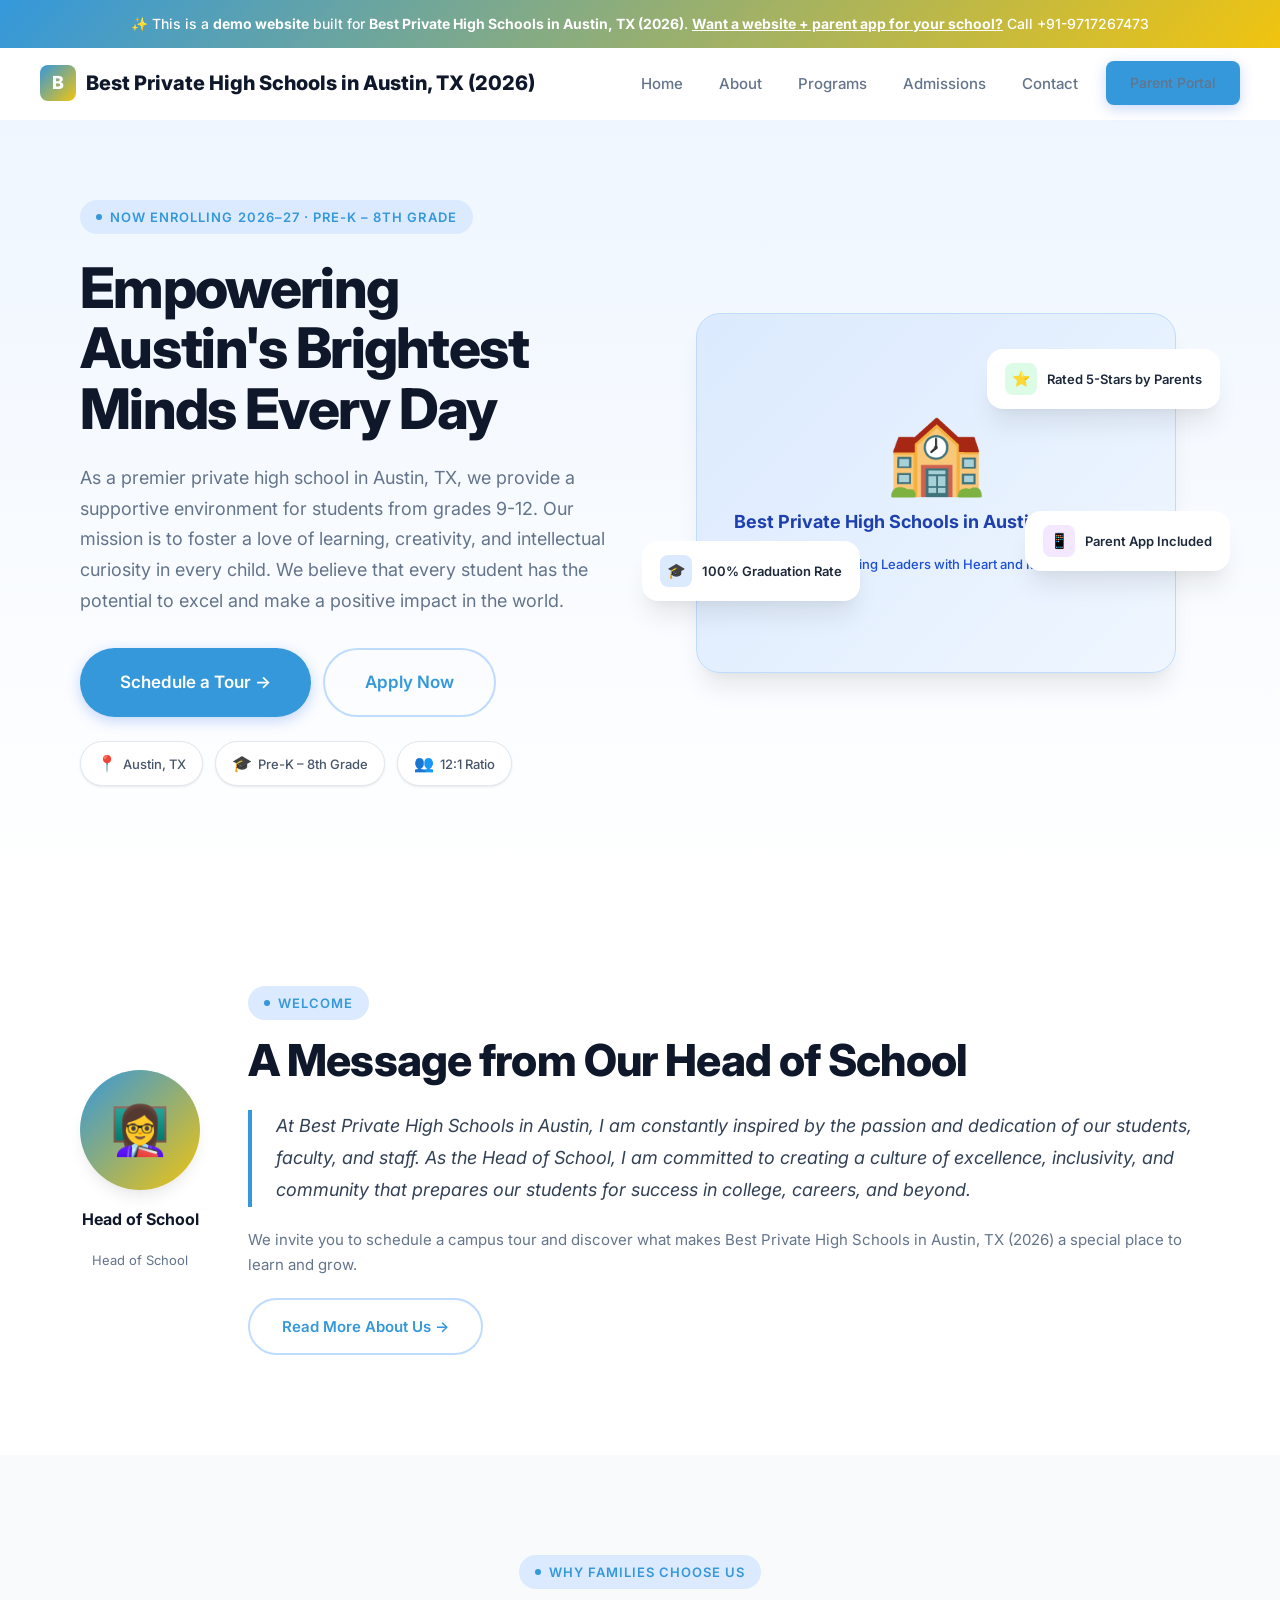
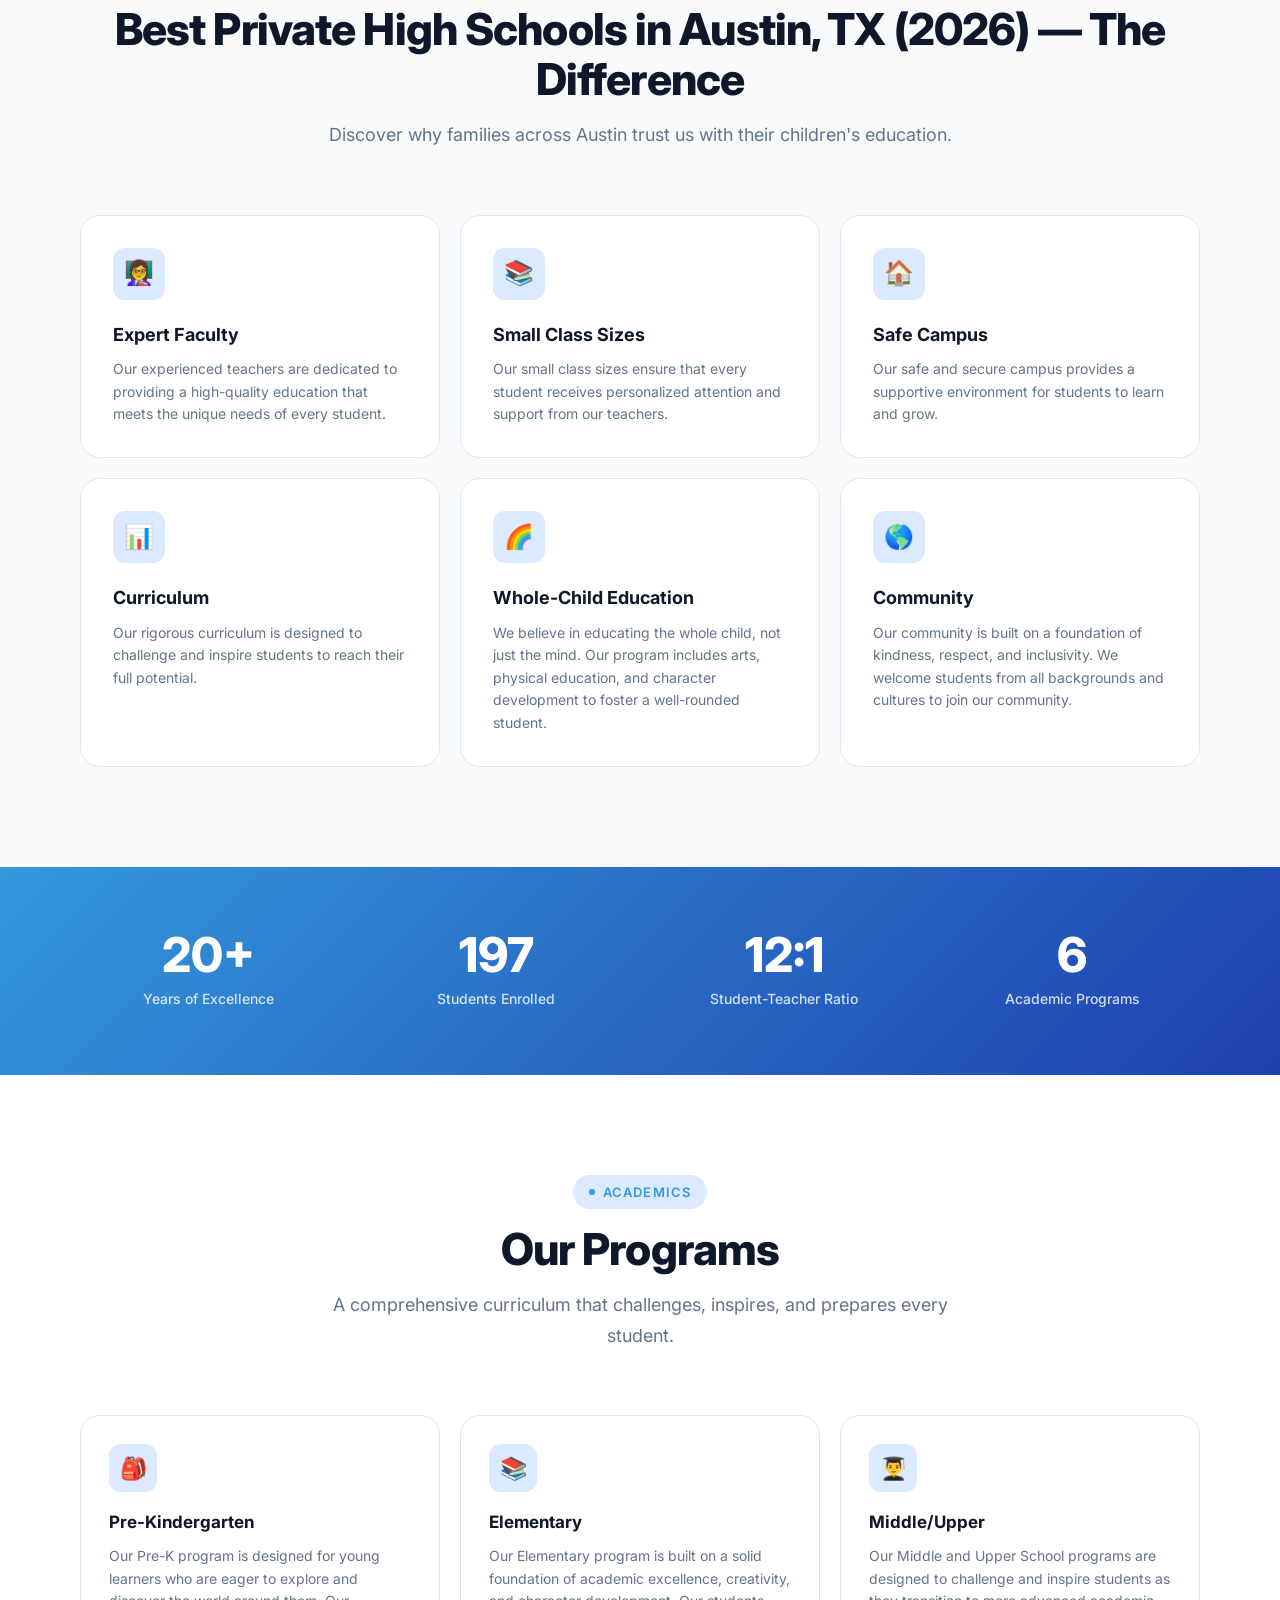
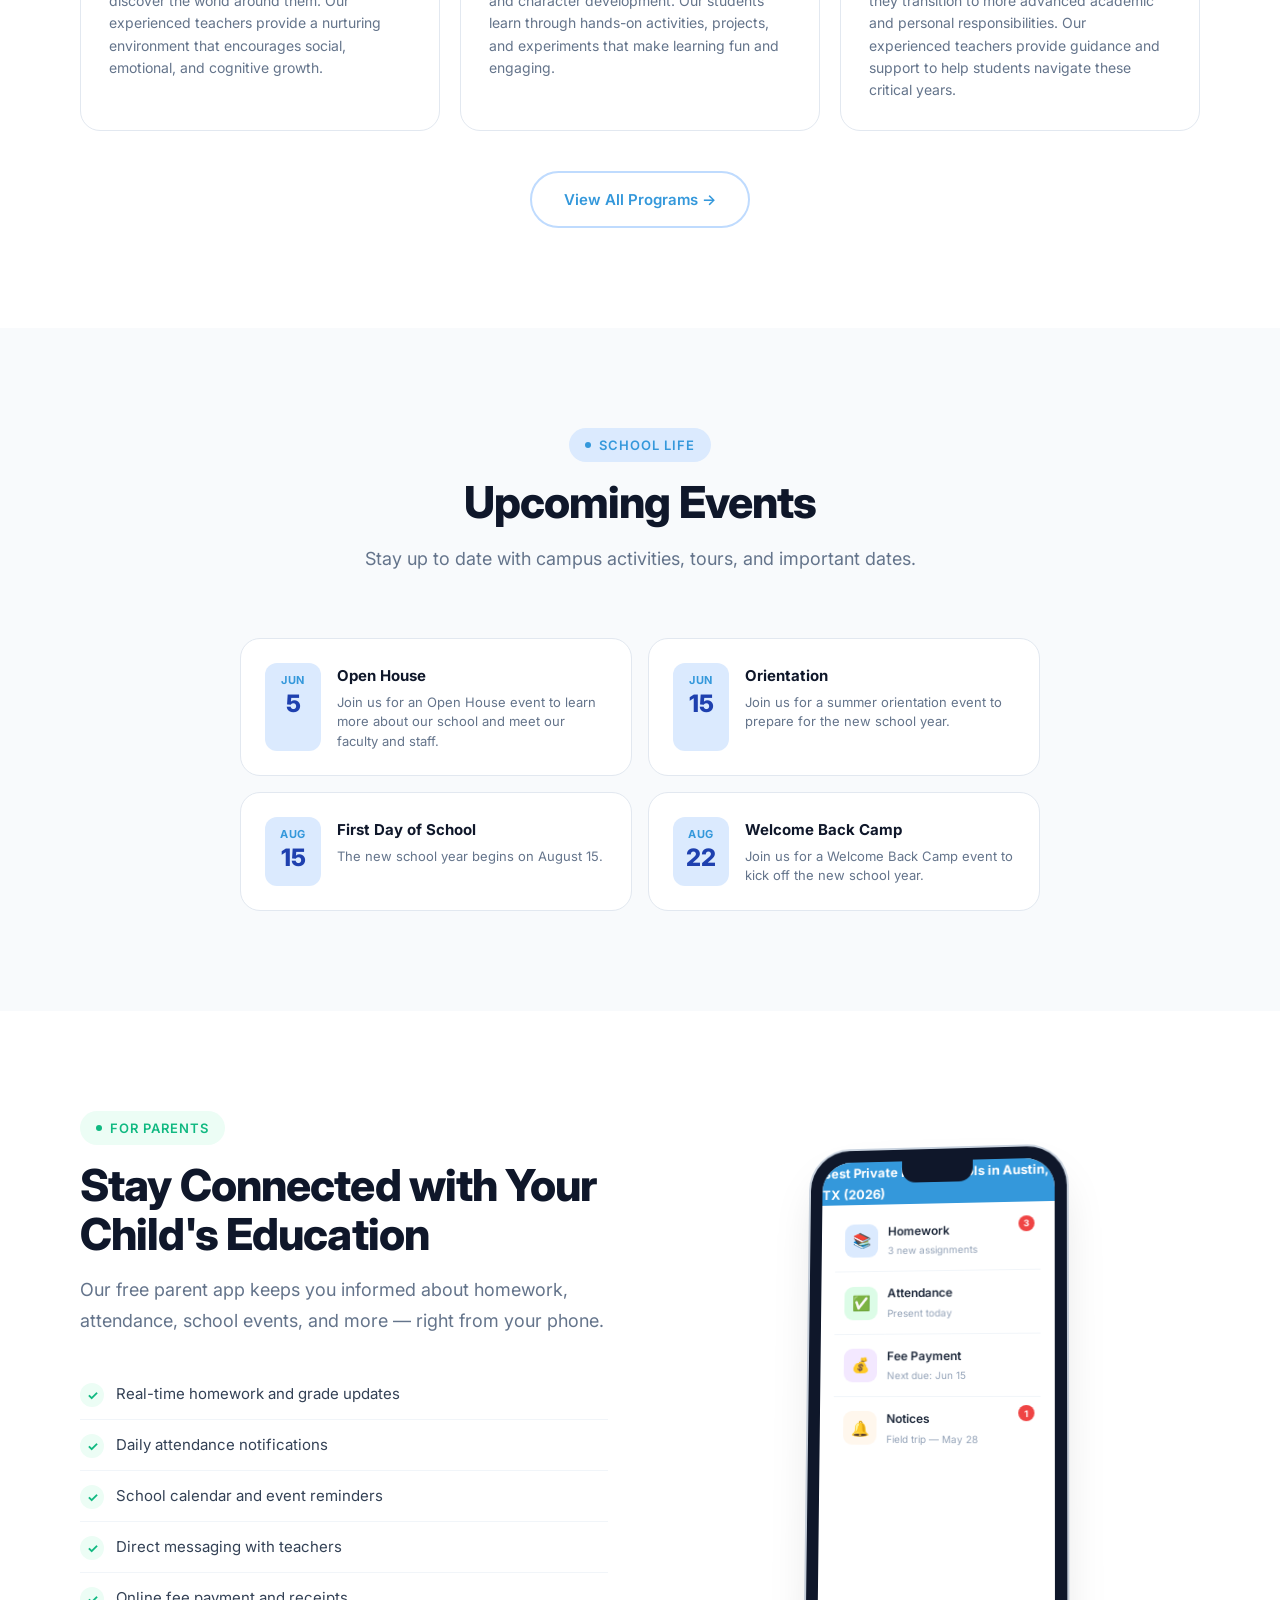
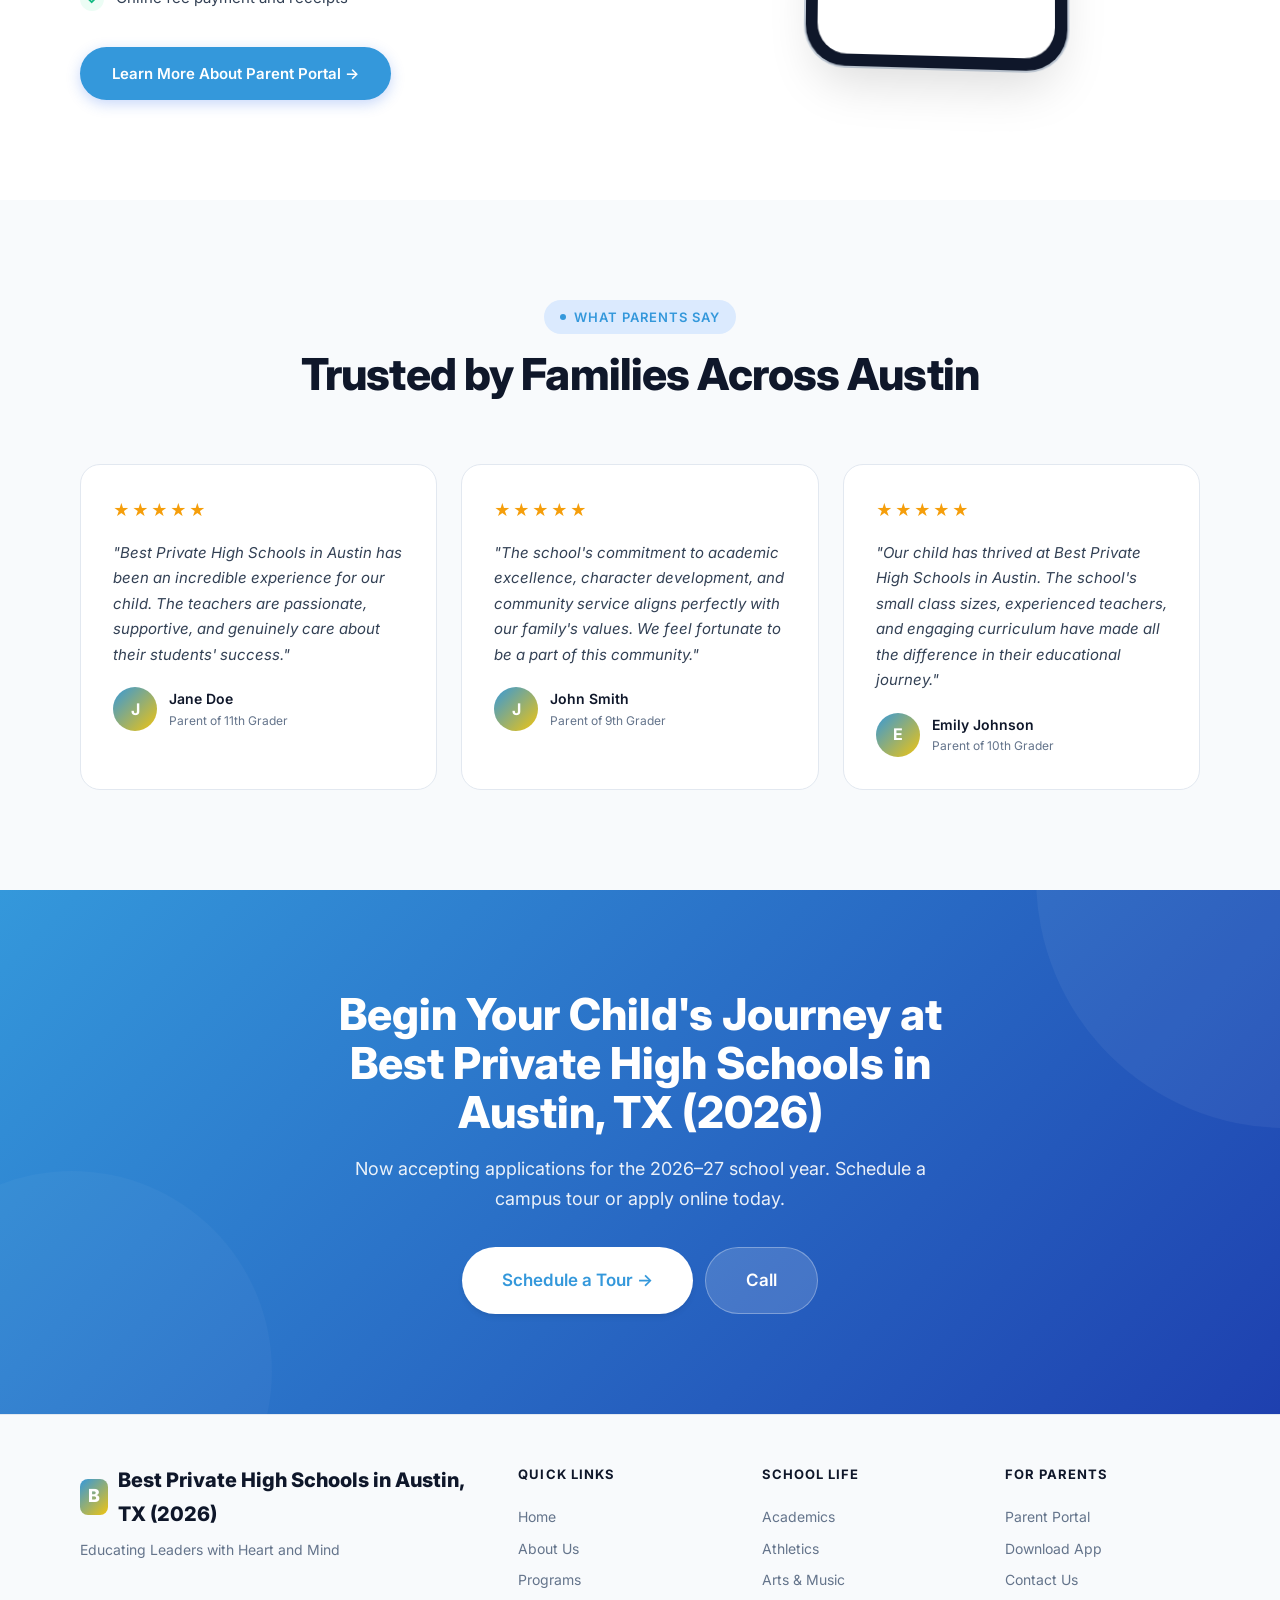
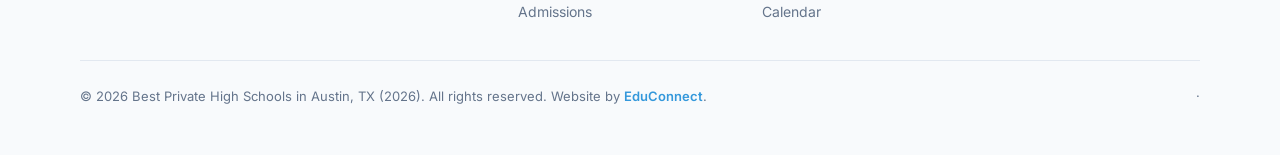
<file: index.html>
<!DOCTYPE html><html lang="en"><head>
  <meta charset="UTF-8"><meta name="viewport" content="width=device-width,initial-scale=1.0">
  <title>Home — Best Private High Schools in Austin, TX (2026)</title>
  <meta name="description" content="Home — Best Private High Schools in Austin, TX (2026), a premier school in Austin, TX serving Pre-K – 8th Grade.">
  <meta property="og:title" content="Home — Best Private High Schools in Austin, TX (2026)"><meta property="og:type" content="website">
  <link rel="preconnect" href="https://fonts.googleapis.com"><link rel="preconnect" href="https://fonts.gstatic.com" crossorigin>
  <link href="https://fonts.googleapis.com/css2?family=Inter:wght@400;500;600;700;800&display=swap" rel="stylesheet">
  <link rel="stylesheet" href="/styles.css"><script src="/main.js" defer></script>
</head><body><div class="demo-banner">
  ✨ This is a <strong>demo website</strong> built for <strong>Best Private High Schools in Austin, TX (2026)</strong>.
  <a href="mailto:bhupender@myfirststepschool.com">Want a website + parent app for your school?</a> Call +91-9717267473
</div>
<nav class="navbar">
  <a href="/" class="logo"><span class="logo-icon">B</span>Best Private High Schools in Austin, TX (2026)</a>
  <div class="nav-links">
    <a href="/">Home</a>
    <a href="/about.html">About</a>
    <a href="/programs.html">Programs</a>
    <a href="/admissions.html">Admissions</a>
    <a href="/contact.html">Contact</a>
    <a href="/parents.html" class="btn btn-primary" style="padding:10px 24px;font-size:14px">Parent Portal</a>
  </div>
  <button class="hamburger" aria-label="Toggle menu"><span></span><span></span><span></span></button>
</nav><main>
<section class="hero"><div class="container"><div class="hero-inner">
  <div class="hero-content">
    <div class="badge animate-on-scroll mb-6">Now Enrolling 2026–27 · Pre-K – 8th Grade</div>
    <h1 class="heading-xl animate-on-scroll mb-6">Empowering Austin's Brightest Minds Every Day</h1>
    <p class="text-lg text-muted animate-on-scroll mb-8">As a premier private high school in Austin, TX, we provide a supportive environment for students from grades 9-12. Our mission is to foster a love of learning, creativity, and intellectual curiosity in every child. We believe that every student has the potential to excel and make a positive impact in the world.</p>
    <div class="hero-actions animate-on-scroll">
      <a href="/admissions.html" class="btn btn-primary btn-lg">Schedule a Tour →</a>
      <a href="/admissions.html" class="btn btn-outline btn-lg">Apply Now</a>
    </div>
    <div class="hero-info-cards animate-on-scroll" style="margin-top:24px">
      <div class="info-chip"><span class="ic-icon">📍</span> Austin, TX</div>
      <div class="info-chip"><span class="ic-icon">🎓</span> Pre-K – 8th Grade</div>
      <div class="info-chip"><span class="ic-icon">👥</span> 12:1 Ratio</div>
    </div>
  </div>
  <div class="hero-visual animate-on-scroll">
    <div class="school-illustration"><div class="school-illustration-inner">
      <div class="school-building">🏫</div><h3>Best Private High Schools in Austin, TX (2026)</h3><p>Educating Leaders with Heart and Mind</p>
    </div></div>
    <div class="float-card card-1"><div class="fc-icon green">⭐</div>Rated 5-Stars by Parents</div>
    <div class="float-card card-2"><div class="fc-icon blue">🎓</div>100% Graduation Rate</div>
    <div class="float-card card-3"><div class="fc-icon purple">📱</div>Parent App Included</div>
  </div>
</div></div></section>

<section class="welcome-section section-padding"><div class="container"><div class="welcome-grid">
  <div class="principal-card animate-on-scroll">
    <div class="principal-avatar">👩‍🏫</div>
    <div class="principal-name">Head of School</div><div class="principal-title">Head of School</div>
  </div>
  <div class="welcome-text animate-on-scroll">
    <div class="badge mb-4">Welcome</div>
    <h2 class="heading-lg mb-6">A Message from Our Head of School</h2>
    <blockquote>At Best Private High Schools in Austin, I am constantly inspired by the passion and dedication of our students, faculty, and staff. As the Head of School, I am committed to creating a culture of excellence, inclusivity, and community that prepares our students for success in college, careers, and beyond.</blockquote>
    <p>We invite you to schedule a campus tour and discover what makes Best Private High Schools in Austin, TX (2026) a special place to learn and grow.</p>
    <a href="/about.html" class="btn btn-outline" style="margin-top:20px">Read More About Us →</a>
  </div>
</div></div></section>

<section class="features-section section-padding"><div class="container">
  <div class="text-center mb-16">
    <div class="badge animate-on-scroll mb-4">Why Families Choose Us</div>
    <h2 class="heading-lg animate-on-scroll mb-4">Best Private High Schools in Austin, TX (2026) — The Difference</h2>
    <p class="text-lg text-muted max-w-lg mx-auto animate-on-scroll">Discover why families across Austin trust us with their children's education.</p>
  </div>
  <div class="features-grid">
      <div class="feature-card animate-on-scroll stagger-1">
        <div class="feature-icon">👩‍🏫</div><h3>Expert Faculty</h3><p>Our experienced teachers are dedicated to providing a high-quality education that meets the unique needs of every student.</p>
      </div>
      <div class="feature-card animate-on-scroll stagger-2">
        <div class="feature-icon">📚</div><h3>Small Class Sizes</h3><p>Our small class sizes ensure that every student receives personalized attention and support from our teachers.</p>
      </div>
      <div class="feature-card animate-on-scroll stagger-3">
        <div class="feature-icon">🏠</div><h3>Safe Campus</h3><p>Our safe and secure campus provides a supportive environment for students to learn and grow.</p>
      </div>
      <div class="feature-card animate-on-scroll stagger-4">
        <div class="feature-icon">📊</div><h3>Curriculum</h3><p>Our rigorous curriculum is designed to challenge and inspire students to reach their full potential.</p>
      </div>
      <div class="feature-card animate-on-scroll stagger-5">
        <div class="feature-icon">🌈</div><h3>Whole-Child Education</h3><p>We believe in educating the whole child, not just the mind. Our program includes arts, physical education, and character development to foster a well-rounded student.</p>
      </div>
      <div class="feature-card animate-on-scroll stagger-6">
        <div class="feature-icon">🌎</div><h3>Community</h3><p>Our community is built on a foundation of kindness, respect, and inclusivity. We welcome students from all backgrounds and cultures to join our community.</p>
      </div></div>
</div></section>

<section class="stats-section"><div class="container"><div class="stats-grid">
  <div class="animate-on-scroll stagger-1"><div class="stat-value" data-count="20" data-suffix="+">0+</div><div class="stat-label">Years of Excellence</div></div>
  <div class="animate-on-scroll stagger-2"><div class="stat-value" data-count="200">0</div><div class="stat-label">Students Enrolled</div></div>
  <div class="animate-on-scroll stagger-3"><div class="stat-value">12:1</div><div class="stat-label">Student-Teacher Ratio</div></div>
  <div class="animate-on-scroll stagger-4"><div class="stat-value" data-count="6">0</div><div class="stat-label">Academic Programs</div></div>
</div></div></section>

<section class="programs-section section-padding"><div class="container">
  <div class="text-center mb-16">
    <div class="badge animate-on-scroll mb-4">Academics</div>
    <h2 class="heading-lg animate-on-scroll mb-4">Our Programs</h2>
    <p class="text-lg text-muted max-w-lg mx-auto animate-on-scroll">A comprehensive curriculum that challenges, inspires, and prepares every student.</p>
  </div>
  <div class="programs-grid">
      <div class="program-card animate-on-scroll stagger-1">
        <div class="program-icon">🎒</div><h3>Pre-Kindergarten</h3><p>Our Pre-K program is designed for young learners who are eager to explore and discover the world around them. Our experienced teachers provide a nurturing environment that encourages social, emotional, and cognitive growth.</p>
      </div>
      <div class="program-card animate-on-scroll stagger-2">
        <div class="program-icon">📚</div><h3>Elementary</h3><p>Our Elementary program is built on a solid foundation of academic excellence, creativity, and character development. Our students learn through hands-on activities, projects, and experiments that make learning fun and engaging.</p>
      </div>
      <div class="program-card animate-on-scroll stagger-3">
        <div class="program-icon">👨‍🎓</div><h3>Middle/Upper</h3><p>Our Middle and Upper School programs are designed to challenge and inspire students as they transition to more advanced academic and personal responsibilities. Our experienced teachers provide guidance and support to help students navigate these critical years.</p>
      </div></div>
  <div class="text-center animate-on-scroll" style="margin-top:40px"><a href="/programs.html" class="btn btn-outline">View All Programs →</a></div>
</div></section>

<section class="events-section section-padding"><div class="container">
  <div class="text-center mb-16">
    <div class="badge animate-on-scroll mb-4">School Life</div>
    <h2 class="heading-lg animate-on-scroll mb-4">Upcoming Events</h2>
    <p class="text-lg text-muted max-w-lg mx-auto animate-on-scroll">Stay up to date with campus activities, tours, and important dates.</p>
  </div>
  <div class="events-grid"><div class="event-card animate-on-scroll stagger-1">
        <div class="event-date"><div class="month">Jun</div><div class="day">5</div></div>
        <div class="event-info"><h4>Open House</h4><p>Join us for an Open House event to learn more about our school and meet our faculty and staff.</p></div>
      </div><div class="event-card animate-on-scroll stagger-2">
        <div class="event-date"><div class="month">Jun</div><div class="day">15</div></div>
        <div class="event-info"><h4>Orientation</h4><p>Join us for a summer orientation event to prepare for the new school year.</p></div>
      </div><div class="event-card animate-on-scroll stagger-3">
        <div class="event-date"><div class="month">Aug</div><div class="day">15</div></div>
        <div class="event-info"><h4>First Day of School</h4><p>The new school year begins on August 15.</p></div>
      </div><div class="event-card animate-on-scroll stagger-4">
        <div class="event-date"><div class="month">Aug</div><div class="day">22</div></div>
        <div class="event-info"><h4>Welcome Back Camp</h4><p>Join us for a Welcome Back Camp event to kick off the new school year.</p></div>
      </div></div>
</div></section>

<section class="portal-section section-padding"><div class="container"><div class="portal-grid">
  <div>
    <div class="badge accent animate-on-scroll mb-4">For Parents</div>
    <h2 class="heading-lg animate-on-scroll mb-4">Stay Connected with Your Child's Education</h2>
    <p class="text-lg text-muted animate-on-scroll mb-8">Our free parent app keeps you informed about homework, attendance, school events, and more — right from your phone.</p>
    <ul class="portal-features animate-on-scroll">
      <li><span class="pf-icon">✓</span>Real-time homework and grade updates</li>
      <li><span class="pf-icon">✓</span>Daily attendance notifications</li>
      <li><span class="pf-icon">✓</span>School calendar and event reminders</li>
      <li><span class="pf-icon">✓</span>Direct messaging with teachers</li>
      <li><span class="pf-icon">✓</span>Online fee payment and receipts</li>
    </ul>
    <a href="/parents.html" class="btn btn-primary animate-on-scroll" style="margin-top:24px">Learn More About Parent Portal →</a>
  </div>
  <div class="animate-on-scroll" style="display:flex;justify-content:center">
    <div class="phone-mockup"><div class="phone-screen">
      <div class="phone-status-bar">Best Private High Schools in Austin, TX (2026)</div>
      <div class="phone-screen-content">
        <div class="phone-nav-item"><div class="phone-nav-icon blue">📚</div><div><div class="phone-nav-label">Homework</div><div class="phone-nav-sub">3 new assignments</div></div><div class="phone-badge">3</div></div>
        <div class="phone-nav-item"><div class="phone-nav-icon green">✅</div><div><div class="phone-nav-label">Attendance</div><div class="phone-nav-sub">Present today</div></div></div>
        <div class="phone-nav-item"><div class="phone-nav-icon purple">💰</div><div><div class="phone-nav-label">Fee Payment</div><div class="phone-nav-sub">Next due: Jun 15</div></div></div>
        <div class="phone-nav-item"><div class="phone-nav-icon orange">🔔</div><div><div class="phone-nav-label">Notices</div><div class="phone-nav-sub">Field trip — May 28</div></div><div class="phone-badge">1</div></div>
      </div>
      <div class="phone-bottom-bar">
        <div class="phone-tab active"><div style="font-size:14px">🏠</div>Home</div>
        <div class="phone-tab"><div style="font-size:14px">📚</div>Classes</div>
        <div class="phone-tab"><div style="font-size:14px">💬</div>Chat</div>
        <div class="phone-tab"><div style="font-size:14px">👤</div>Profile</div>
      </div>
    </div></div>
  </div>
</div></div></section>

<section class="testimonials-section section-padding"><div class="container">
  <div class="text-center mb-16">
    <div class="badge animate-on-scroll mb-4">What Parents Say</div>
    <h2 class="heading-lg animate-on-scroll mb-4">Trusted by Families Across Austin</h2>
  </div>
  <div class="testimonials-grid">
      <div class="testimonial-card animate-on-scroll stagger-1">
        <div class="stars"><span class="star">★</span><span class="star">★</span><span class="star">★</span><span class="star">★</span><span class="star">★</span></div>
        <p class="testimonial-text">"Best Private High Schools in Austin has been an incredible experience for our child. The teachers are passionate, supportive, and genuinely care about their students' success."</p>
        <div class="testimonial-author"><div class="author-avatar">J</div>
        <div class="author-info"><div class="author-name">Jane Doe</div><div class="author-role">Parent of 11th Grader</div></div></div>
      </div>
      <div class="testimonial-card animate-on-scroll stagger-2">
        <div class="stars"><span class="star">★</span><span class="star">★</span><span class="star">★</span><span class="star">★</span><span class="star">★</span></div>
        <p class="testimonial-text">"The school's commitment to academic excellence, character development, and community service aligns perfectly with our family's values. We feel fortunate to be a part of this community."</p>
        <div class="testimonial-author"><div class="author-avatar">J</div>
        <div class="author-info"><div class="author-name">John Smith</div><div class="author-role">Parent of 9th Grader</div></div></div>
      </div>
      <div class="testimonial-card animate-on-scroll stagger-3">
        <div class="stars"><span class="star">★</span><span class="star">★</span><span class="star">★</span><span class="star">★</span><span class="star">★</span></div>
        <p class="testimonial-text">"Our child has thrived at Best Private High Schools in Austin. The school's small class sizes, experienced teachers, and engaging curriculum have made all the difference in their educational journey."</p>
        <div class="testimonial-author"><div class="author-avatar">E</div>
        <div class="author-info"><div class="author-name">Emily Johnson</div><div class="author-role">Parent of 10th Grader</div></div></div>
      </div></div>
</div></section>

<section class="cta-section"><div class="container"><div class="cta-content animate-on-scroll">
  <h2>Begin Your Child's Journey at Best Private High Schools in Austin, TX (2026)</h2>
  <p>Now accepting applications for the 2026–27 school year. Schedule a campus tour or apply online today.</p>
  <div class="cta-actions">
    <a href="/admissions.html" class="btn btn-white btn-lg">Schedule a Tour →</a>
    <a href="tel:" class="btn btn-lg" style="background:rgba(255,255,255,.15);color:white;border:1px solid rgba(255,255,255,.3)">Call </a>
  </div>
</div></div></section>
</main><footer class="footer">
  <div class="container">
    <div class="footer-grid">
      <div class="footer-brand">
        <div class="logo" style="margin-bottom:8px"><span class="logo-icon">B</span>Best Private High Schools in Austin, TX (2026)</div>
        <p>Educating Leaders with Heart and Mind</p>
        <p style="margin-top:12px;font-size:13px"></p>
      </div>
      <div class="footer-col"><h4>Quick Links</h4><a href="/">Home</a><a href="/about.html">About Us</a><a href="/programs.html">Programs</a><a href="/admissions.html">Admissions</a></div>
      <div class="footer-col"><h4>School Life</h4><a href="/programs.html">Academics</a><a href="/programs.html">Athletics</a><a href="/programs.html">Arts &amp; Music</a><a href="/contact.html">Calendar</a></div>
      <div class="footer-col"><h4>For Parents</h4><a href="/parents.html">Parent Portal</a><a href="/parents.html">Download App</a><a href="/contact.html">Contact Us</a><a href="tel:"></a></div>
    </div>
    <div class="footer-bottom">
      <p>&copy; 2026 Best Private High Schools in Austin, TX (2026). All rights reserved. Website by <a href="mailto:bhupender@myfirststepschool.com">EduConnect</a>.</p>
      <p> &middot; <a href="mailto:"></a></p>
    </div>
  </div>
</footer></body></html>
</file>
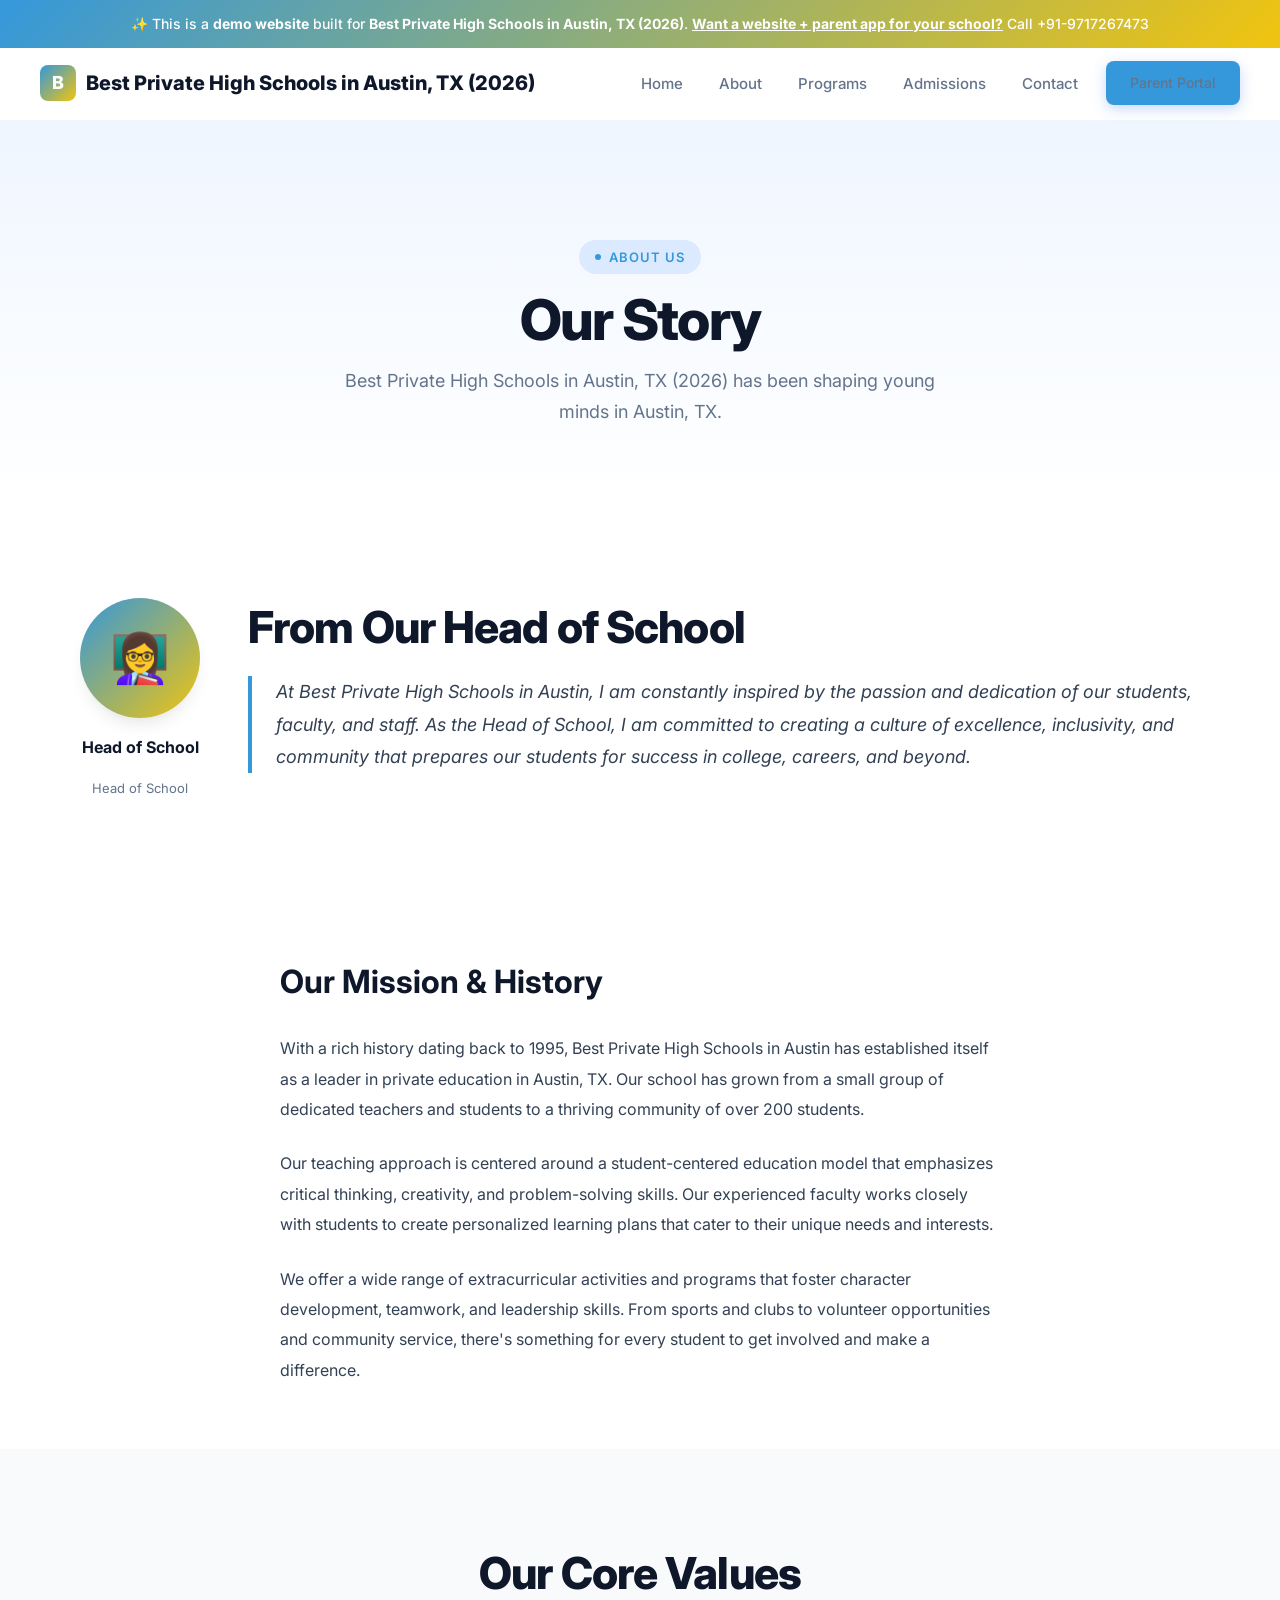
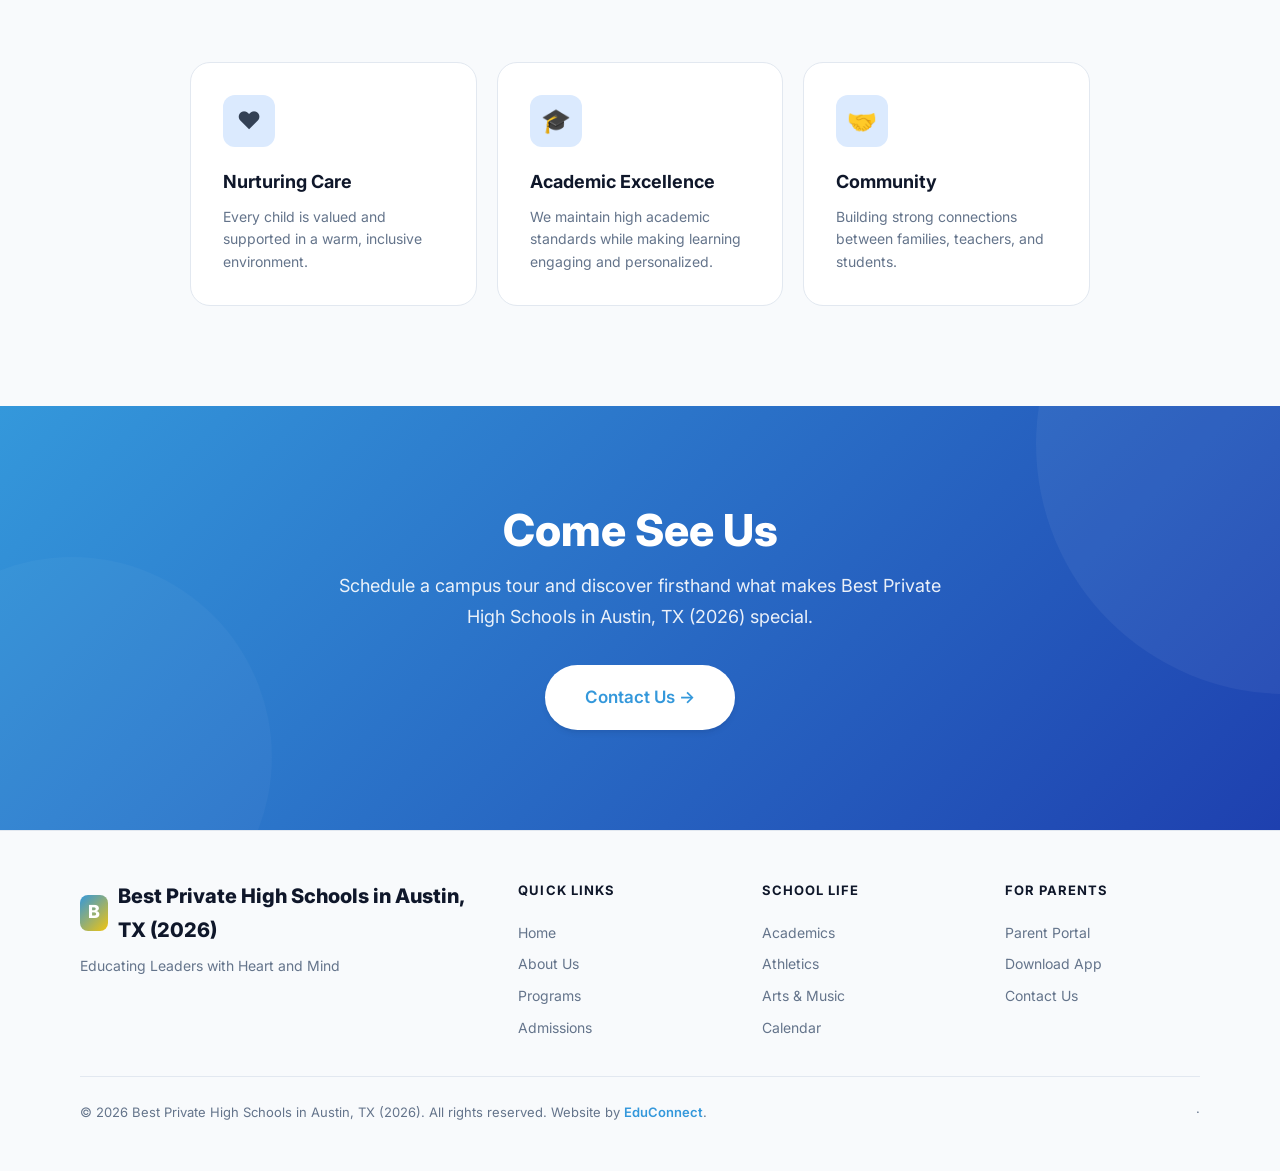
<file: about.html>
<!DOCTYPE html><html lang="en"><head>
  <meta charset="UTF-8"><meta name="viewport" content="width=device-width,initial-scale=1.0">
  <title>About Us — Best Private High Schools in Austin, TX (2026)</title>
  <meta name="description" content="About Us — Best Private High Schools in Austin, TX (2026), a premier school in Austin, TX serving Pre-K – 8th Grade.">
  <meta property="og:title" content="About Us — Best Private High Schools in Austin, TX (2026)"><meta property="og:type" content="website">
  <link rel="preconnect" href="https://fonts.googleapis.com"><link rel="preconnect" href="https://fonts.gstatic.com" crossorigin>
  <link href="https://fonts.googleapis.com/css2?family=Inter:wght@400;500;600;700;800&display=swap" rel="stylesheet">
  <link rel="stylesheet" href="/styles.css"><script src="/main.js" defer></script>
</head><body><div class="demo-banner">
  ✨ This is a <strong>demo website</strong> built for <strong>Best Private High Schools in Austin, TX (2026)</strong>.
  <a href="mailto:bhupender@myfirststepschool.com">Want a website + parent app for your school?</a> Call +91-9717267473
</div>
<nav class="navbar">
  <a href="/" class="logo"><span class="logo-icon">B</span>Best Private High Schools in Austin, TX (2026)</a>
  <div class="nav-links">
    <a href="/">Home</a>
    <a href="/about.html">About</a>
    <a href="/programs.html">Programs</a>
    <a href="/admissions.html">Admissions</a>
    <a href="/contact.html">Contact</a>
    <a href="/parents.html" class="btn btn-primary" style="padding:10px 24px;font-size:14px">Parent Portal</a>
  </div>
  <button class="hamburger" aria-label="Toggle menu"><span></span><span></span><span></span></button>
</nav><main>
<section class="page-hero"><div class="container">
  <div class="badge animate-on-scroll mb-4">About Us</div>
  <h1 class="heading-xl animate-on-scroll mb-4">Our Story</h1>
  <p class="text-lg text-muted max-w-lg mx-auto animate-on-scroll">Best Private High Schools in Austin, TX (2026) has been shaping young minds in Austin, TX.</p>
</div></section>
<section class="welcome-section section-padding"><div class="container"><div class="welcome-grid">
  <div class="principal-card animate-on-scroll">
    <div class="principal-avatar">👩‍🏫</div>
    <div class="principal-name">Head of School</div><div class="principal-title">Head of School</div>
  </div>
  <div class="welcome-text animate-on-scroll">
    <h2 class="heading-lg mb-6">From Our Head of School</h2>
    <blockquote>At Best Private High Schools in Austin, I am constantly inspired by the passion and dedication of our students, faculty, and staff. As the Head of School, I am committed to creating a culture of excellence, inclusivity, and community that prepares our students for success in college, careers, and beyond.</blockquote>
  </div>
</div></div></section>
<section class="content-section"><div class="container">
  <h2 class="heading-md animate-on-scroll mb-8">Our Mission &amp; History</h2>
  <p class="animate-on-scroll">With a rich history dating back to 1995, Best Private High Schools in Austin has established itself as a leader in private education in Austin, TX. Our school has grown from a small group of dedicated teachers and students to a thriving community of over 200 students.</p>
<p class="animate-on-scroll">Our teaching approach is centered around a student-centered education model that emphasizes critical thinking, creativity, and problem-solving skills. Our experienced faculty works closely with students to create personalized learning plans that cater to their unique needs and interests.</p>
<p class="animate-on-scroll">We offer a wide range of extracurricular activities and programs that foster character development, teamwork, and leadership skills. From sports and clubs to volunteer opportunities and community service, there's something for every student to get involved and make a difference.</p>
</div></section>
<section class="features-section section-padding"><div class="container">
  <div class="text-center mb-16"><h2 class="heading-lg animate-on-scroll mb-4">Our Core Values</h2></div>
  <div class="features-grid" style="max-width:900px;margin:0 auto">
    <div class="feature-card animate-on-scroll stagger-1"><div class="feature-icon">❤️</div><h3>Nurturing Care</h3><p>Every child is valued and supported in a warm, inclusive environment.</p></div>
    <div class="feature-card animate-on-scroll stagger-2"><div class="feature-icon">🎓</div><h3>Academic Excellence</h3><p>We maintain high academic standards while making learning engaging and personalized.</p></div>
    <div class="feature-card animate-on-scroll stagger-3"><div class="feature-icon">🤝</div><h3>Community</h3><p>Building strong connections between families, teachers, and students.</p></div>
  </div>
</div></section>
<section class="cta-section"><div class="container"><div class="cta-content animate-on-scroll">
  <h2>Come See Us</h2>
  <p>Schedule a campus tour and discover firsthand what makes Best Private High Schools in Austin, TX (2026) special.</p>
  <div class="cta-actions"><a href="/contact.html" class="btn btn-white btn-lg">Contact Us →</a></div>
</div></div></section>
</main><footer class="footer">
  <div class="container">
    <div class="footer-grid">
      <div class="footer-brand">
        <div class="logo" style="margin-bottom:8px"><span class="logo-icon">B</span>Best Private High Schools in Austin, TX (2026)</div>
        <p>Educating Leaders with Heart and Mind</p>
        <p style="margin-top:12px;font-size:13px"></p>
      </div>
      <div class="footer-col"><h4>Quick Links</h4><a href="/">Home</a><a href="/about.html">About Us</a><a href="/programs.html">Programs</a><a href="/admissions.html">Admissions</a></div>
      <div class="footer-col"><h4>School Life</h4><a href="/programs.html">Academics</a><a href="/programs.html">Athletics</a><a href="/programs.html">Arts &amp; Music</a><a href="/contact.html">Calendar</a></div>
      <div class="footer-col"><h4>For Parents</h4><a href="/parents.html">Parent Portal</a><a href="/parents.html">Download App</a><a href="/contact.html">Contact Us</a><a href="tel:"></a></div>
    </div>
    <div class="footer-bottom">
      <p>&copy; 2026 Best Private High Schools in Austin, TX (2026). All rights reserved. Website by <a href="mailto:bhupender@myfirststepschool.com">EduConnect</a>.</p>
      <p> &middot; <a href="mailto:"></a></p>
    </div>
  </div>
</footer></body></html>
</file>
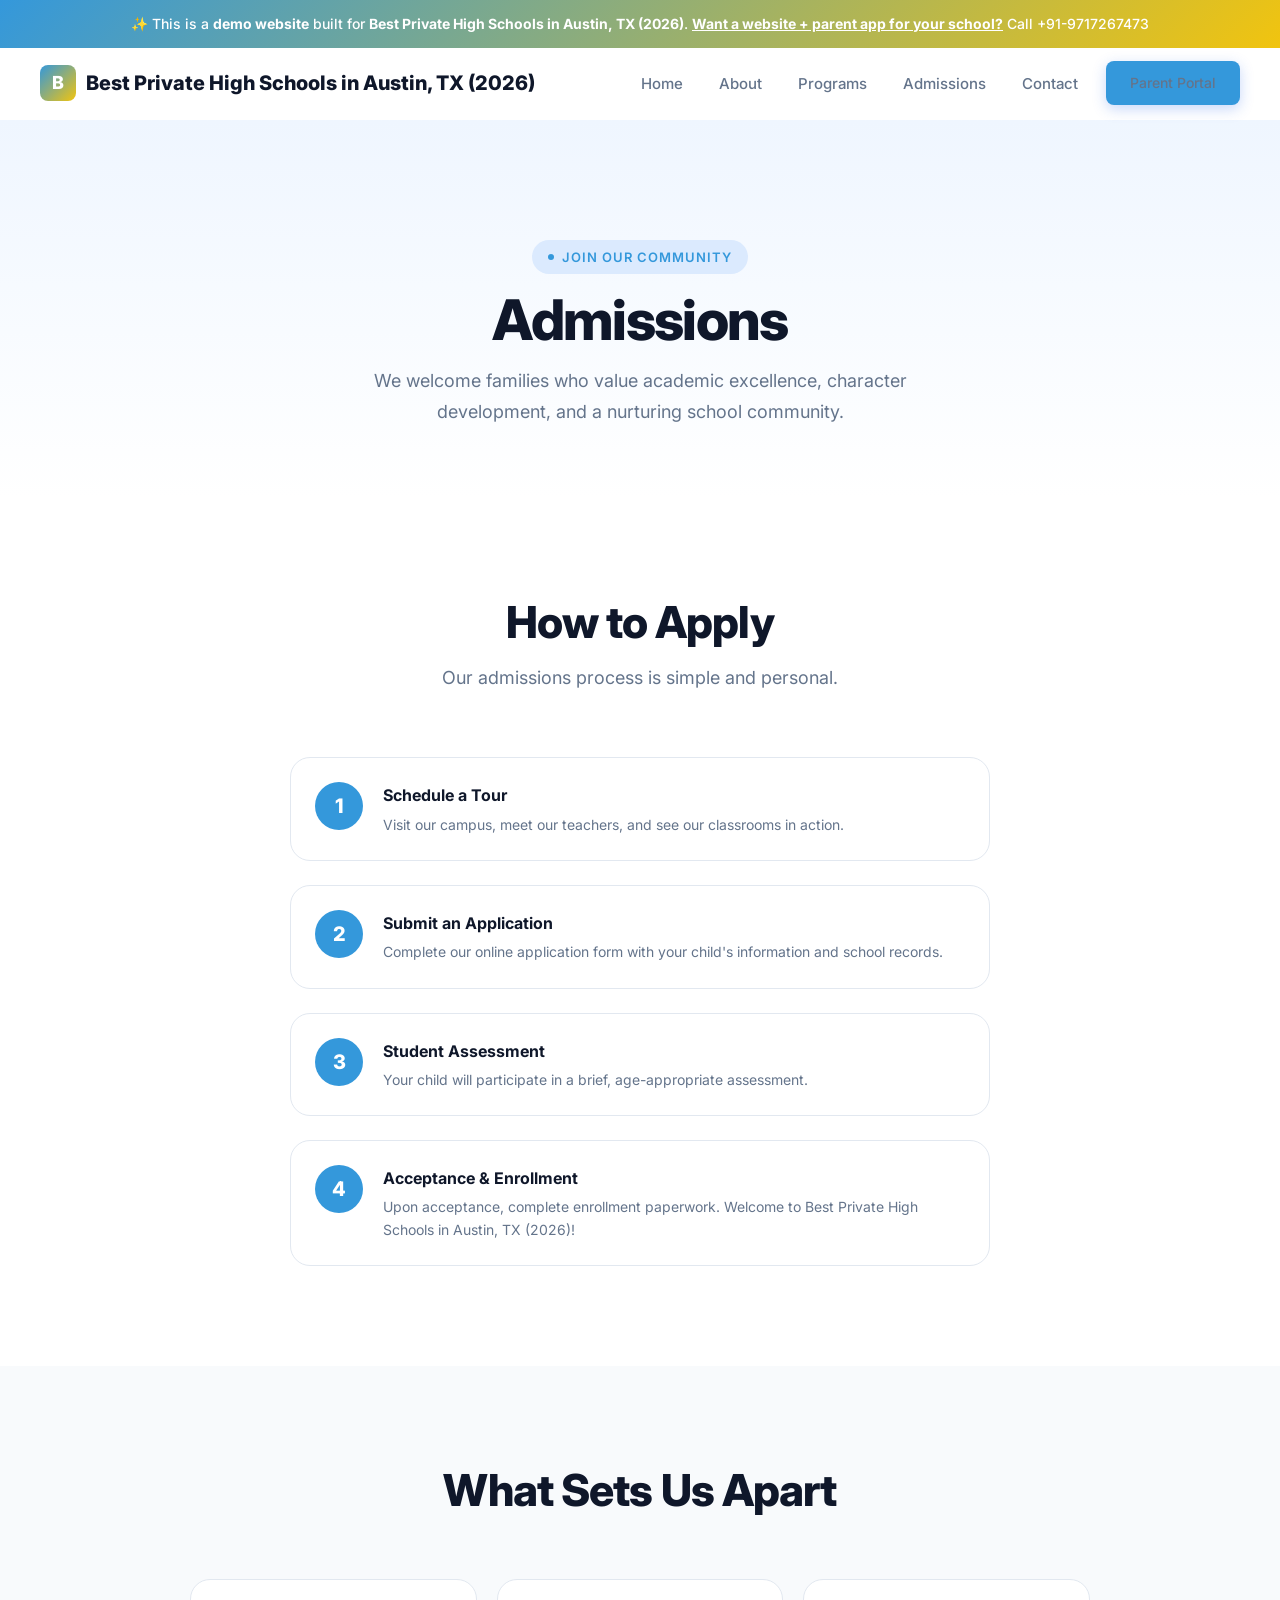
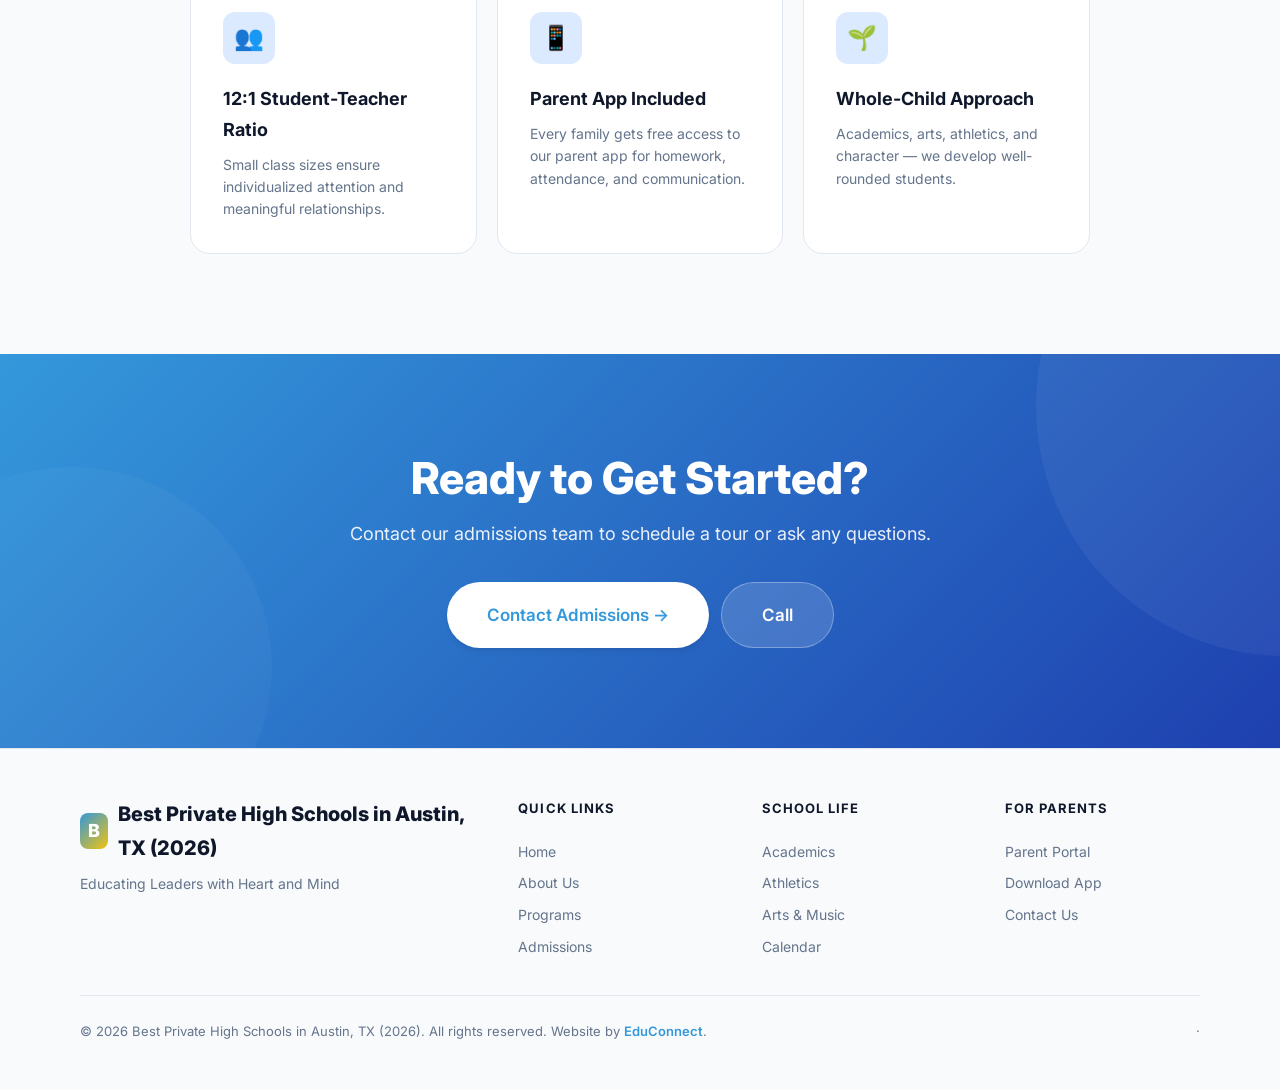
<file: admissions.html>
<!DOCTYPE html><html lang="en"><head>
  <meta charset="UTF-8"><meta name="viewport" content="width=device-width,initial-scale=1.0">
  <title>Admissions — Best Private High Schools in Austin, TX (2026)</title>
  <meta name="description" content="Admissions — Best Private High Schools in Austin, TX (2026), a premier school in Austin, TX serving Pre-K – 8th Grade.">
  <meta property="og:title" content="Admissions — Best Private High Schools in Austin, TX (2026)"><meta property="og:type" content="website">
  <link rel="preconnect" href="https://fonts.googleapis.com"><link rel="preconnect" href="https://fonts.gstatic.com" crossorigin>
  <link href="https://fonts.googleapis.com/css2?family=Inter:wght@400;500;600;700;800&display=swap" rel="stylesheet">
  <link rel="stylesheet" href="/styles.css"><script src="/main.js" defer></script>
</head><body><div class="demo-banner">
  ✨ This is a <strong>demo website</strong> built for <strong>Best Private High Schools in Austin, TX (2026)</strong>.
  <a href="mailto:bhupender@myfirststepschool.com">Want a website + parent app for your school?</a> Call +91-9717267473
</div>
<nav class="navbar">
  <a href="/" class="logo"><span class="logo-icon">B</span>Best Private High Schools in Austin, TX (2026)</a>
  <div class="nav-links">
    <a href="/">Home</a>
    <a href="/about.html">About</a>
    <a href="/programs.html">Programs</a>
    <a href="/admissions.html">Admissions</a>
    <a href="/contact.html">Contact</a>
    <a href="/parents.html" class="btn btn-primary" style="padding:10px 24px;font-size:14px">Parent Portal</a>
  </div>
  <button class="hamburger" aria-label="Toggle menu"><span></span><span></span><span></span></button>
</nav><main>
<section class="page-hero"><div class="container">
  <div class="badge animate-on-scroll mb-4">Join Our Community</div>
  <h1 class="heading-xl animate-on-scroll mb-4">Admissions</h1>
  <p class="text-lg text-muted max-w-lg mx-auto animate-on-scroll">We welcome families who value academic excellence, character development, and a nurturing school community.</p>
</div></section>
<section class="section-padding"><div class="container">
  <div class="text-center mb-16">
    <h2 class="heading-lg animate-on-scroll mb-4">How to Apply</h2>
    <p class="text-lg text-muted max-w-lg mx-auto animate-on-scroll">Our admissions process is simple and personal.</p>
  </div>
  <div class="admissions-steps">
    <div class="adm-step animate-on-scroll stagger-1"><div class="adm-step-num">1</div><div><h4>Schedule a Tour</h4><p>Visit our campus, meet our teachers, and see our classrooms in action.</p></div></div>
    <div class="adm-step animate-on-scroll stagger-2"><div class="adm-step-num">2</div><div><h4>Submit an Application</h4><p>Complete our online application form with your child's information and school records.</p></div></div>
    <div class="adm-step animate-on-scroll stagger-3"><div class="adm-step-num">3</div><div><h4>Student Assessment</h4><p>Your child will participate in a brief, age-appropriate assessment.</p></div></div>
    <div class="adm-step animate-on-scroll stagger-4"><div class="adm-step-num">4</div><div><h4>Acceptance &amp; Enrollment</h4><p>Upon acceptance, complete enrollment paperwork. Welcome to Best Private High Schools in Austin, TX (2026)!</p></div></div>
  </div>
</div></section>
<section class="features-section section-padding"><div class="container">
  <div class="text-center mb-16"><h2 class="heading-lg animate-on-scroll mb-4">What Sets Us Apart</h2></div>
  <div class="features-grid" style="max-width:900px;margin:0 auto">
    <div class="feature-card animate-on-scroll stagger-1"><div class="feature-icon">👥</div><h3>12:1 Student-Teacher Ratio</h3><p>Small class sizes ensure individualized attention and meaningful relationships.</p></div>
    <div class="feature-card animate-on-scroll stagger-2"><div class="feature-icon">📱</div><h3>Parent App Included</h3><p>Every family gets free access to our parent app for homework, attendance, and communication.</p></div>
    <div class="feature-card animate-on-scroll stagger-3"><div class="feature-icon">🌱</div><h3>Whole-Child Approach</h3><p>Academics, arts, athletics, and character — we develop well-rounded students.</p></div>
  </div>
</div></section>
<section class="cta-section"><div class="container"><div class="cta-content animate-on-scroll">
  <h2>Ready to Get Started?</h2>
  <p>Contact our admissions team to schedule a tour or ask any questions.</p>
  <div class="cta-actions">
    <a href="/contact.html" class="btn btn-white btn-lg">Contact Admissions →</a>
    <a href="tel:" class="btn btn-lg" style="background:rgba(255,255,255,.15);color:white;border:1px solid rgba(255,255,255,.3)">Call </a>
  </div>
</div></div></section>
</main><footer class="footer">
  <div class="container">
    <div class="footer-grid">
      <div class="footer-brand">
        <div class="logo" style="margin-bottom:8px"><span class="logo-icon">B</span>Best Private High Schools in Austin, TX (2026)</div>
        <p>Educating Leaders with Heart and Mind</p>
        <p style="margin-top:12px;font-size:13px"></p>
      </div>
      <div class="footer-col"><h4>Quick Links</h4><a href="/">Home</a><a href="/about.html">About Us</a><a href="/programs.html">Programs</a><a href="/admissions.html">Admissions</a></div>
      <div class="footer-col"><h4>School Life</h4><a href="/programs.html">Academics</a><a href="/programs.html">Athletics</a><a href="/programs.html">Arts &amp; Music</a><a href="/contact.html">Calendar</a></div>
      <div class="footer-col"><h4>For Parents</h4><a href="/parents.html">Parent Portal</a><a href="/parents.html">Download App</a><a href="/contact.html">Contact Us</a><a href="tel:"></a></div>
    </div>
    <div class="footer-bottom">
      <p>&copy; 2026 Best Private High Schools in Austin, TX (2026). All rights reserved. Website by <a href="mailto:bhupender@myfirststepschool.com">EduConnect</a>.</p>
      <p> &middot; <a href="mailto:"></a></p>
    </div>
  </div>
</footer></body></html>
</file>
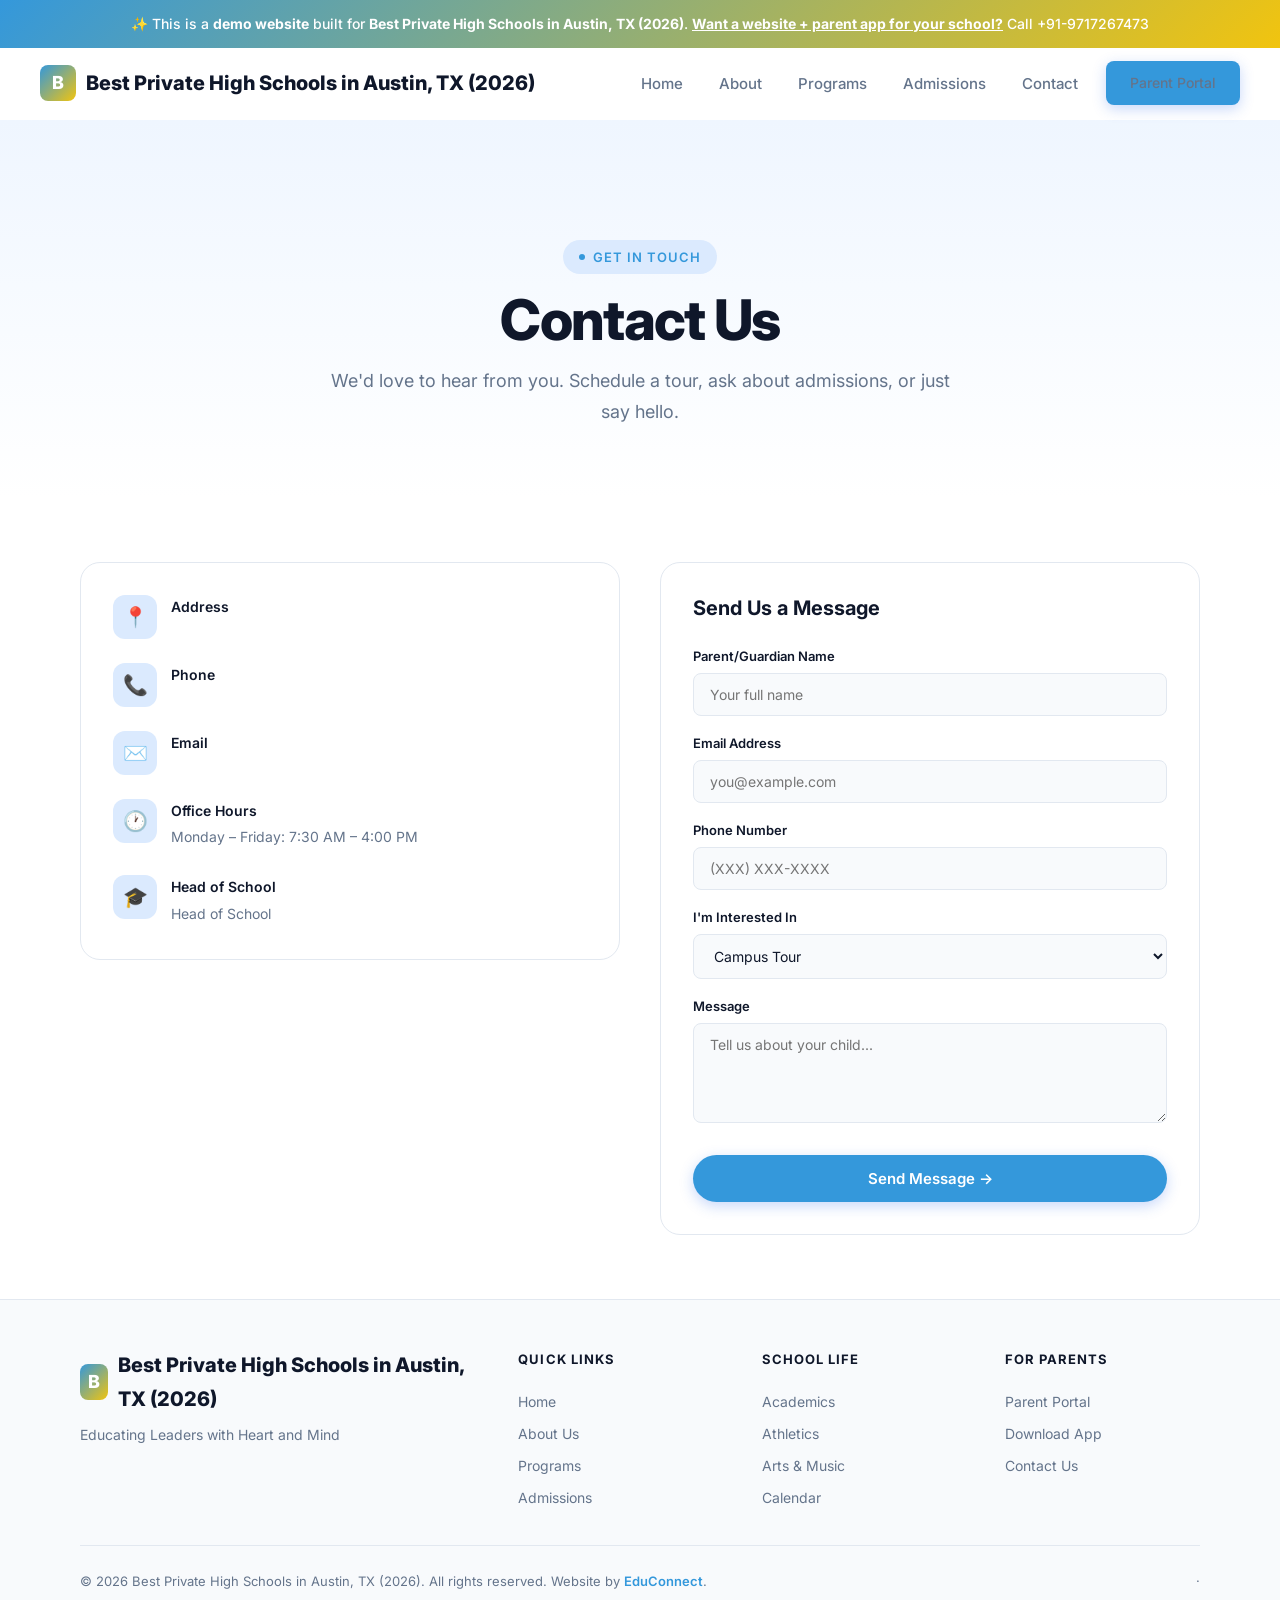
<file: contact.html>
<!DOCTYPE html><html lang="en"><head>
  <meta charset="UTF-8"><meta name="viewport" content="width=device-width,initial-scale=1.0">
  <title>Contact — Best Private High Schools in Austin, TX (2026)</title>
  <meta name="description" content="Contact — Best Private High Schools in Austin, TX (2026), a premier school in Austin, TX serving Pre-K – 8th Grade.">
  <meta property="og:title" content="Contact — Best Private High Schools in Austin, TX (2026)"><meta property="og:type" content="website">
  <link rel="preconnect" href="https://fonts.googleapis.com"><link rel="preconnect" href="https://fonts.gstatic.com" crossorigin>
  <link href="https://fonts.googleapis.com/css2?family=Inter:wght@400;500;600;700;800&display=swap" rel="stylesheet">
  <link rel="stylesheet" href="/styles.css"><script src="/main.js" defer></script>
</head><body><div class="demo-banner">
  ✨ This is a <strong>demo website</strong> built for <strong>Best Private High Schools in Austin, TX (2026)</strong>.
  <a href="mailto:bhupender@myfirststepschool.com">Want a website + parent app for your school?</a> Call +91-9717267473
</div>
<nav class="navbar">
  <a href="/" class="logo"><span class="logo-icon">B</span>Best Private High Schools in Austin, TX (2026)</a>
  <div class="nav-links">
    <a href="/">Home</a>
    <a href="/about.html">About</a>
    <a href="/programs.html">Programs</a>
    <a href="/admissions.html">Admissions</a>
    <a href="/contact.html">Contact</a>
    <a href="/parents.html" class="btn btn-primary" style="padding:10px 24px;font-size:14px">Parent Portal</a>
  </div>
  <button class="hamburger" aria-label="Toggle menu"><span></span><span></span><span></span></button>
</nav><main>
<section class="page-hero"><div class="container">
  <div class="badge animate-on-scroll mb-4">Get in Touch</div>
  <h1 class="heading-xl animate-on-scroll mb-4">Contact Us</h1>
  <p class="text-lg text-muted max-w-lg mx-auto animate-on-scroll">We'd love to hear from you. Schedule a tour, ask about admissions, or just say hello.</p>
</div></section>
<section class="content-section"><div class="container" style="max-width:1200px"><div class="contact-grid">
  <div>
    <div class="contact-info-card animate-on-scroll mb-8">
      <div class="contact-item"><div class="contact-icon">📍</div><div><h4>Address</h4><p></p></div></div>
      <div class="contact-item"><div class="contact-icon">📞</div><div><h4>Phone</h4><p></p></div></div>
      <div class="contact-item"><div class="contact-icon">✉️</div><div><h4>Email</h4><p></p></div></div>
      <div class="contact-item"><div class="contact-icon">🕐</div><div><h4>Office Hours</h4><p>Monday – Friday: 7:30 AM – 4:00 PM</p></div></div>
      <div class="contact-item"><div class="contact-icon">🎓</div><div><h4>Head of School</h4><p>Head of School</p></div></div>
    </div>
  </div>
  <div class="contact-form animate-on-scroll">
    <h3 class="heading-sm mb-6">Send Us a Message</h3>
    <form action="mailto:" method="POST" enctype="text/plain">
      <div class="form-group"><label class="form-label">Parent/Guardian Name</label><input type="text" class="form-input" placeholder="Your full name" required></div>
      <div class="form-group"><label class="form-label">Email Address</label><input type="email" class="form-input" placeholder="you@example.com" required></div>
      <div class="form-group"><label class="form-label">Phone Number</label><input type="tel" class="form-input" placeholder="(XXX) XXX-XXXX"></div>
      <div class="form-group"><label class="form-label">I'm Interested In</label>
        <select class="form-input"><option>Campus Tour</option><option>Admissions Inquiry</option><option>Transfer Student</option><option>General Question</option></select>
      </div>
      <div class="form-group"><label class="form-label">Message</label><textarea class="form-textarea" placeholder="Tell us about your child..." rows="4" required></textarea></div>
      <button type="submit" class="btn btn-primary" style="width:100%">Send Message →</button>
    </form>
  </div>
</div></div></section>
</main><footer class="footer">
  <div class="container">
    <div class="footer-grid">
      <div class="footer-brand">
        <div class="logo" style="margin-bottom:8px"><span class="logo-icon">B</span>Best Private High Schools in Austin, TX (2026)</div>
        <p>Educating Leaders with Heart and Mind</p>
        <p style="margin-top:12px;font-size:13px"></p>
      </div>
      <div class="footer-col"><h4>Quick Links</h4><a href="/">Home</a><a href="/about.html">About Us</a><a href="/programs.html">Programs</a><a href="/admissions.html">Admissions</a></div>
      <div class="footer-col"><h4>School Life</h4><a href="/programs.html">Academics</a><a href="/programs.html">Athletics</a><a href="/programs.html">Arts &amp; Music</a><a href="/contact.html">Calendar</a></div>
      <div class="footer-col"><h4>For Parents</h4><a href="/parents.html">Parent Portal</a><a href="/parents.html">Download App</a><a href="/contact.html">Contact Us</a><a href="tel:"></a></div>
    </div>
    <div class="footer-bottom">
      <p>&copy; 2026 Best Private High Schools in Austin, TX (2026). All rights reserved. Website by <a href="mailto:bhupender@myfirststepschool.com">EduConnect</a>.</p>
      <p> &middot; <a href="mailto:"></a></p>
    </div>
  </div>
</footer></body></html>
</file>
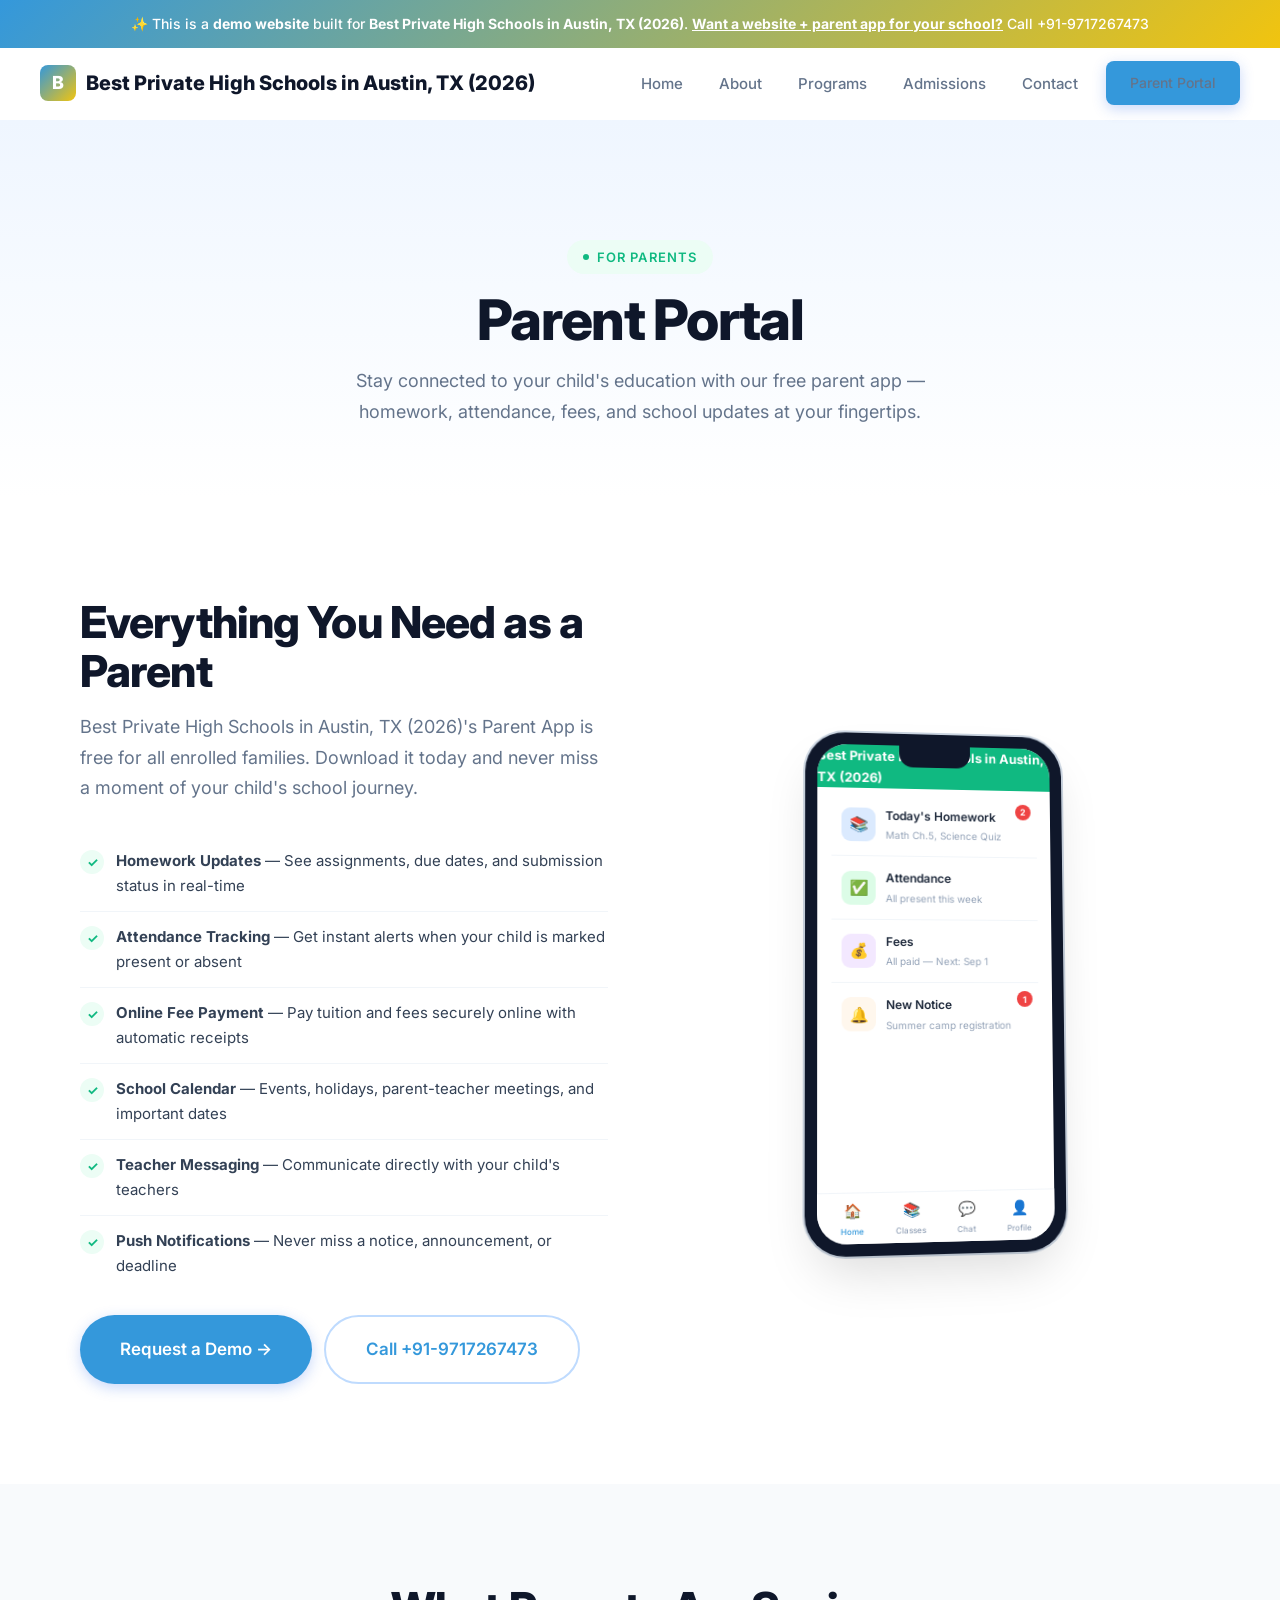
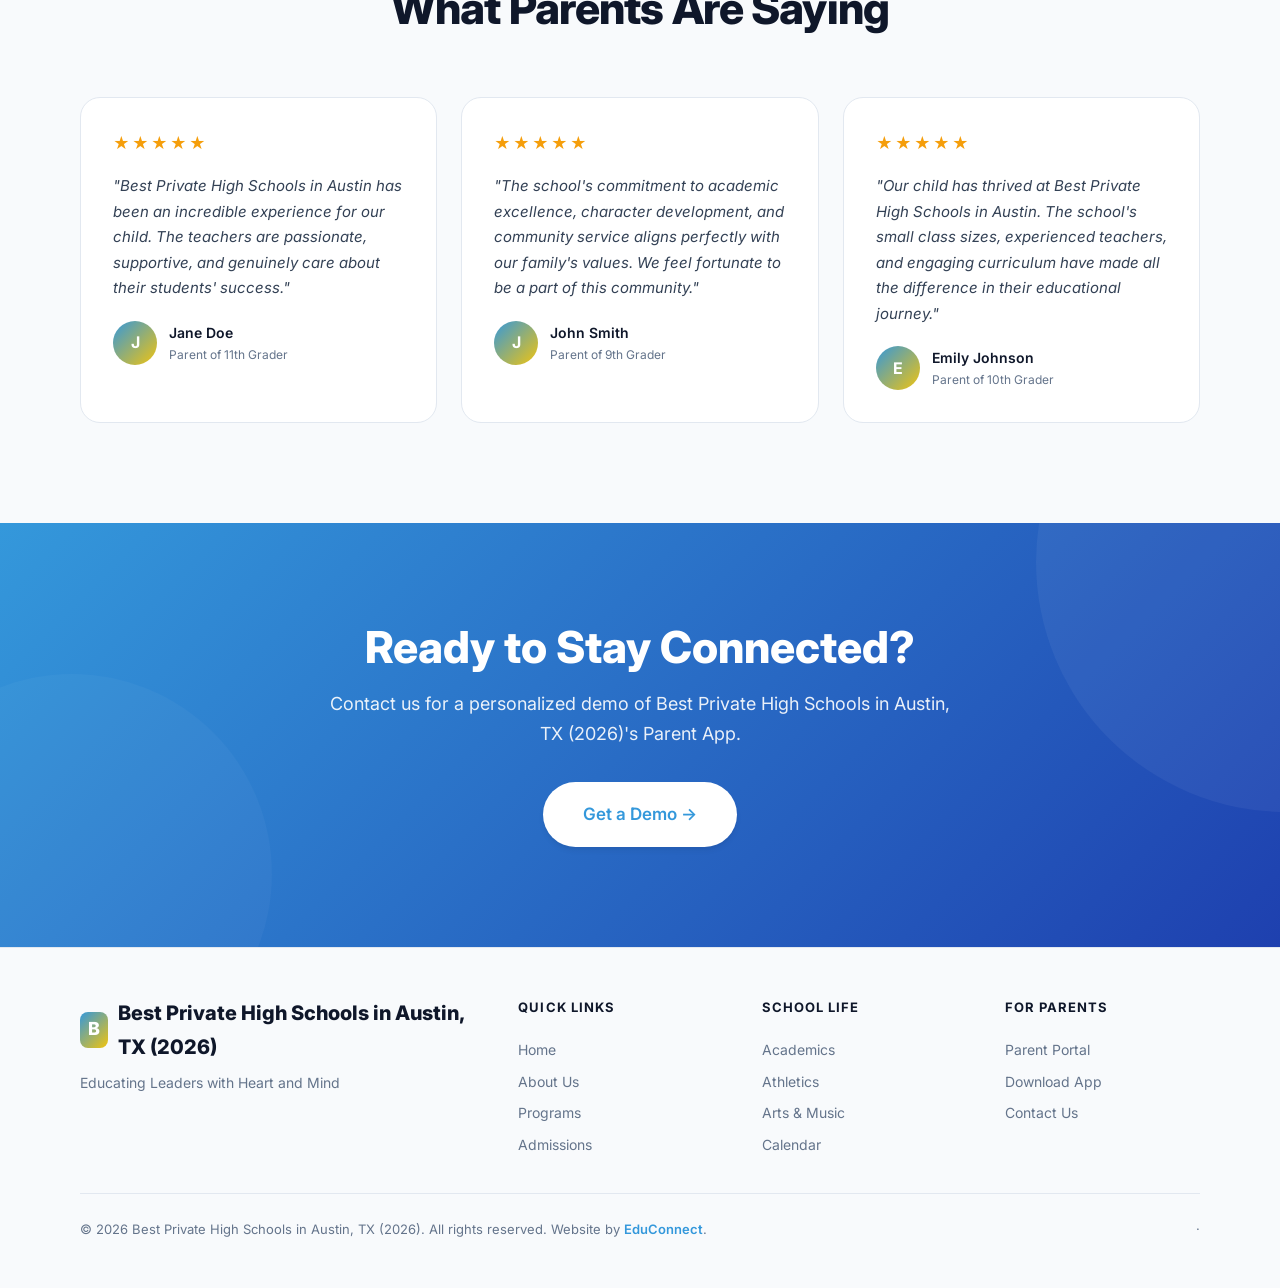
<file: parents.html>
<!DOCTYPE html><html lang="en"><head>
  <meta charset="UTF-8"><meta name="viewport" content="width=device-width,initial-scale=1.0">
  <title>Parent Portal — Best Private High Schools in Austin, TX (2026)</title>
  <meta name="description" content="Parent Portal — Best Private High Schools in Austin, TX (2026), a premier school in Austin, TX serving Pre-K – 8th Grade.">
  <meta property="og:title" content="Parent Portal — Best Private High Schools in Austin, TX (2026)"><meta property="og:type" content="website">
  <link rel="preconnect" href="https://fonts.googleapis.com"><link rel="preconnect" href="https://fonts.gstatic.com" crossorigin>
  <link href="https://fonts.googleapis.com/css2?family=Inter:wght@400;500;600;700;800&display=swap" rel="stylesheet">
  <link rel="stylesheet" href="/styles.css"><script src="/main.js" defer></script>
</head><body><div class="demo-banner">
  ✨ This is a <strong>demo website</strong> built for <strong>Best Private High Schools in Austin, TX (2026)</strong>.
  <a href="mailto:bhupender@myfirststepschool.com">Want a website + parent app for your school?</a> Call +91-9717267473
</div>
<nav class="navbar">
  <a href="/" class="logo"><span class="logo-icon">B</span>Best Private High Schools in Austin, TX (2026)</a>
  <div class="nav-links">
    <a href="/">Home</a>
    <a href="/about.html">About</a>
    <a href="/programs.html">Programs</a>
    <a href="/admissions.html">Admissions</a>
    <a href="/contact.html">Contact</a>
    <a href="/parents.html" class="btn btn-primary" style="padding:10px 24px;font-size:14px">Parent Portal</a>
  </div>
  <button class="hamburger" aria-label="Toggle menu"><span></span><span></span><span></span></button>
</nav><main>
<section class="page-hero"><div class="container">
  <div class="badge accent animate-on-scroll mb-4">For Parents</div>
  <h1 class="heading-xl animate-on-scroll mb-4">Parent Portal</h1>
  <p class="text-lg text-muted max-w-lg mx-auto animate-on-scroll">Stay connected to your child's education with our free parent app — homework, attendance, fees, and school updates at your fingertips.</p>
</div></section>
<section class="portal-section section-padding"><div class="container"><div class="portal-grid">
  <div>
    <h2 class="heading-lg animate-on-scroll mb-4">Everything You Need as a Parent</h2>
    <p class="text-lg text-muted animate-on-scroll mb-8">Best Private High Schools in Austin, TX (2026)'s Parent App is free for all enrolled families. Download it today and never miss a moment of your child's school journey.</p>
    <ul class="portal-features animate-on-scroll">
      <li><span class="pf-icon">✓</span><div><strong>Homework Updates</strong> — See assignments, due dates, and submission status in real-time</div></li>
      <li><span class="pf-icon">✓</span><div><strong>Attendance Tracking</strong> — Get instant alerts when your child is marked present or absent</div></li>
      <li><span class="pf-icon">✓</span><div><strong>Online Fee Payment</strong> — Pay tuition and fees securely online with automatic receipts</div></li>
      <li><span class="pf-icon">✓</span><div><strong>School Calendar</strong> — Events, holidays, parent-teacher meetings, and important dates</div></li>
      <li><span class="pf-icon">✓</span><div><strong>Teacher Messaging</strong> — Communicate directly with your child's teachers</div></li>
      <li><span class="pf-icon">✓</span><div><strong>Push Notifications</strong> — Never miss a notice, announcement, or deadline</div></li>
    </ul>
    <div class="animate-on-scroll" style="display:flex;gap:12px;flex-wrap:wrap;margin-top:24px">
      <a href="mailto:bhupender@myfirststepschool.com?subject=Parent App Demo" class="btn btn-primary btn-lg">Request a Demo →</a>
      <a href="tel:+919717267473" class="btn btn-outline btn-lg">Call +91-9717267473</a>
    </div>
  </div>
  <div class="animate-on-scroll" style="display:flex;justify-content:center">
    <div class="phone-mockup" style="transform:perspective(1000px) rotateY(6deg) rotateX(3deg)"><div class="phone-screen">
      <div class="phone-status-bar" style="background:var(--accent)">Best Private High Schools in Austin, TX (2026)</div>
      <div class="phone-screen-content">
        <div class="phone-nav-item"><div class="phone-nav-icon blue">📚</div><div><div class="phone-nav-label">Today's Homework</div><div class="phone-nav-sub">Math Ch.5, Science Quiz</div></div><div class="phone-badge">2</div></div>
        <div class="phone-nav-item"><div class="phone-nav-icon green">✅</div><div><div class="phone-nav-label">Attendance</div><div class="phone-nav-sub">All present this week</div></div></div>
        <div class="phone-nav-item"><div class="phone-nav-icon purple">💰</div><div><div class="phone-nav-label">Fees</div><div class="phone-nav-sub">All paid — Next: Sep 1</div></div></div>
        <div class="phone-nav-item"><div class="phone-nav-icon orange">🔔</div><div><div class="phone-nav-label">New Notice</div><div class="phone-nav-sub">Summer camp registration</div></div><div class="phone-badge">1</div></div>
      </div>
      <div class="phone-bottom-bar">
        <div class="phone-tab active"><div style="font-size:14px">🏠</div>Home</div>
        <div class="phone-tab"><div style="font-size:14px">📚</div>Classes</div>
        <div class="phone-tab"><div style="font-size:14px">💬</div>Chat</div>
        <div class="phone-tab"><div style="font-size:14px">👤</div>Profile</div>
      </div>
    </div></div>
  </div>
</div></div></section>
<section class="testimonials-section section-padding"><div class="container">
  <div class="text-center mb-16"><h2 class="heading-lg animate-on-scroll mb-4">What Parents Are Saying</h2></div>
  <div class="testimonials-grid">
      <div class="testimonial-card animate-on-scroll stagger-1">
        <div class="stars"><span class="star">★</span><span class="star">★</span><span class="star">★</span><span class="star">★</span><span class="star">★</span></div>
        <p class="testimonial-text">"Best Private High Schools in Austin has been an incredible experience for our child. The teachers are passionate, supportive, and genuinely care about their students' success."</p>
        <div class="testimonial-author"><div class="author-avatar">J</div>
        <div class="author-info"><div class="author-name">Jane Doe</div><div class="author-role">Parent of 11th Grader</div></div></div>
      </div>
      <div class="testimonial-card animate-on-scroll stagger-2">
        <div class="stars"><span class="star">★</span><span class="star">★</span><span class="star">★</span><span class="star">★</span><span class="star">★</span></div>
        <p class="testimonial-text">"The school's commitment to academic excellence, character development, and community service aligns perfectly with our family's values. We feel fortunate to be a part of this community."</p>
        <div class="testimonial-author"><div class="author-avatar">J</div>
        <div class="author-info"><div class="author-name">John Smith</div><div class="author-role">Parent of 9th Grader</div></div></div>
      </div>
      <div class="testimonial-card animate-on-scroll stagger-3">
        <div class="stars"><span class="star">★</span><span class="star">★</span><span class="star">★</span><span class="star">★</span><span class="star">★</span></div>
        <p class="testimonial-text">"Our child has thrived at Best Private High Schools in Austin. The school's small class sizes, experienced teachers, and engaging curriculum have made all the difference in their educational journey."</p>
        <div class="testimonial-author"><div class="author-avatar">E</div>
        <div class="author-info"><div class="author-name">Emily Johnson</div><div class="author-role">Parent of 10th Grader</div></div></div>
      </div></div>
</div></section>
<section class="cta-section"><div class="container"><div class="cta-content animate-on-scroll">
  <h2>Ready to Stay Connected?</h2>
  <p>Contact us for a personalized demo of Best Private High Schools in Austin, TX (2026)'s Parent App.</p>
  <div class="cta-actions"><a href="mailto:bhupender@myfirststepschool.com?subject=Demo Request" class="btn btn-white btn-lg">Get a Demo →</a></div>
</div></div></section>
</main><footer class="footer">
  <div class="container">
    <div class="footer-grid">
      <div class="footer-brand">
        <div class="logo" style="margin-bottom:8px"><span class="logo-icon">B</span>Best Private High Schools in Austin, TX (2026)</div>
        <p>Educating Leaders with Heart and Mind</p>
        <p style="margin-top:12px;font-size:13px"></p>
      </div>
      <div class="footer-col"><h4>Quick Links</h4><a href="/">Home</a><a href="/about.html">About Us</a><a href="/programs.html">Programs</a><a href="/admissions.html">Admissions</a></div>
      <div class="footer-col"><h4>School Life</h4><a href="/programs.html">Academics</a><a href="/programs.html">Athletics</a><a href="/programs.html">Arts &amp; Music</a><a href="/contact.html">Calendar</a></div>
      <div class="footer-col"><h4>For Parents</h4><a href="/parents.html">Parent Portal</a><a href="/parents.html">Download App</a><a href="/contact.html">Contact Us</a><a href="tel:"></a></div>
    </div>
    <div class="footer-bottom">
      <p>&copy; 2026 Best Private High Schools in Austin, TX (2026). All rights reserved. Website by <a href="mailto:bhupender@myfirststepschool.com">EduConnect</a>.</p>
      <p> &middot; <a href="mailto:"></a></p>
    </div>
  </div>
</footer></body></html>
</file>
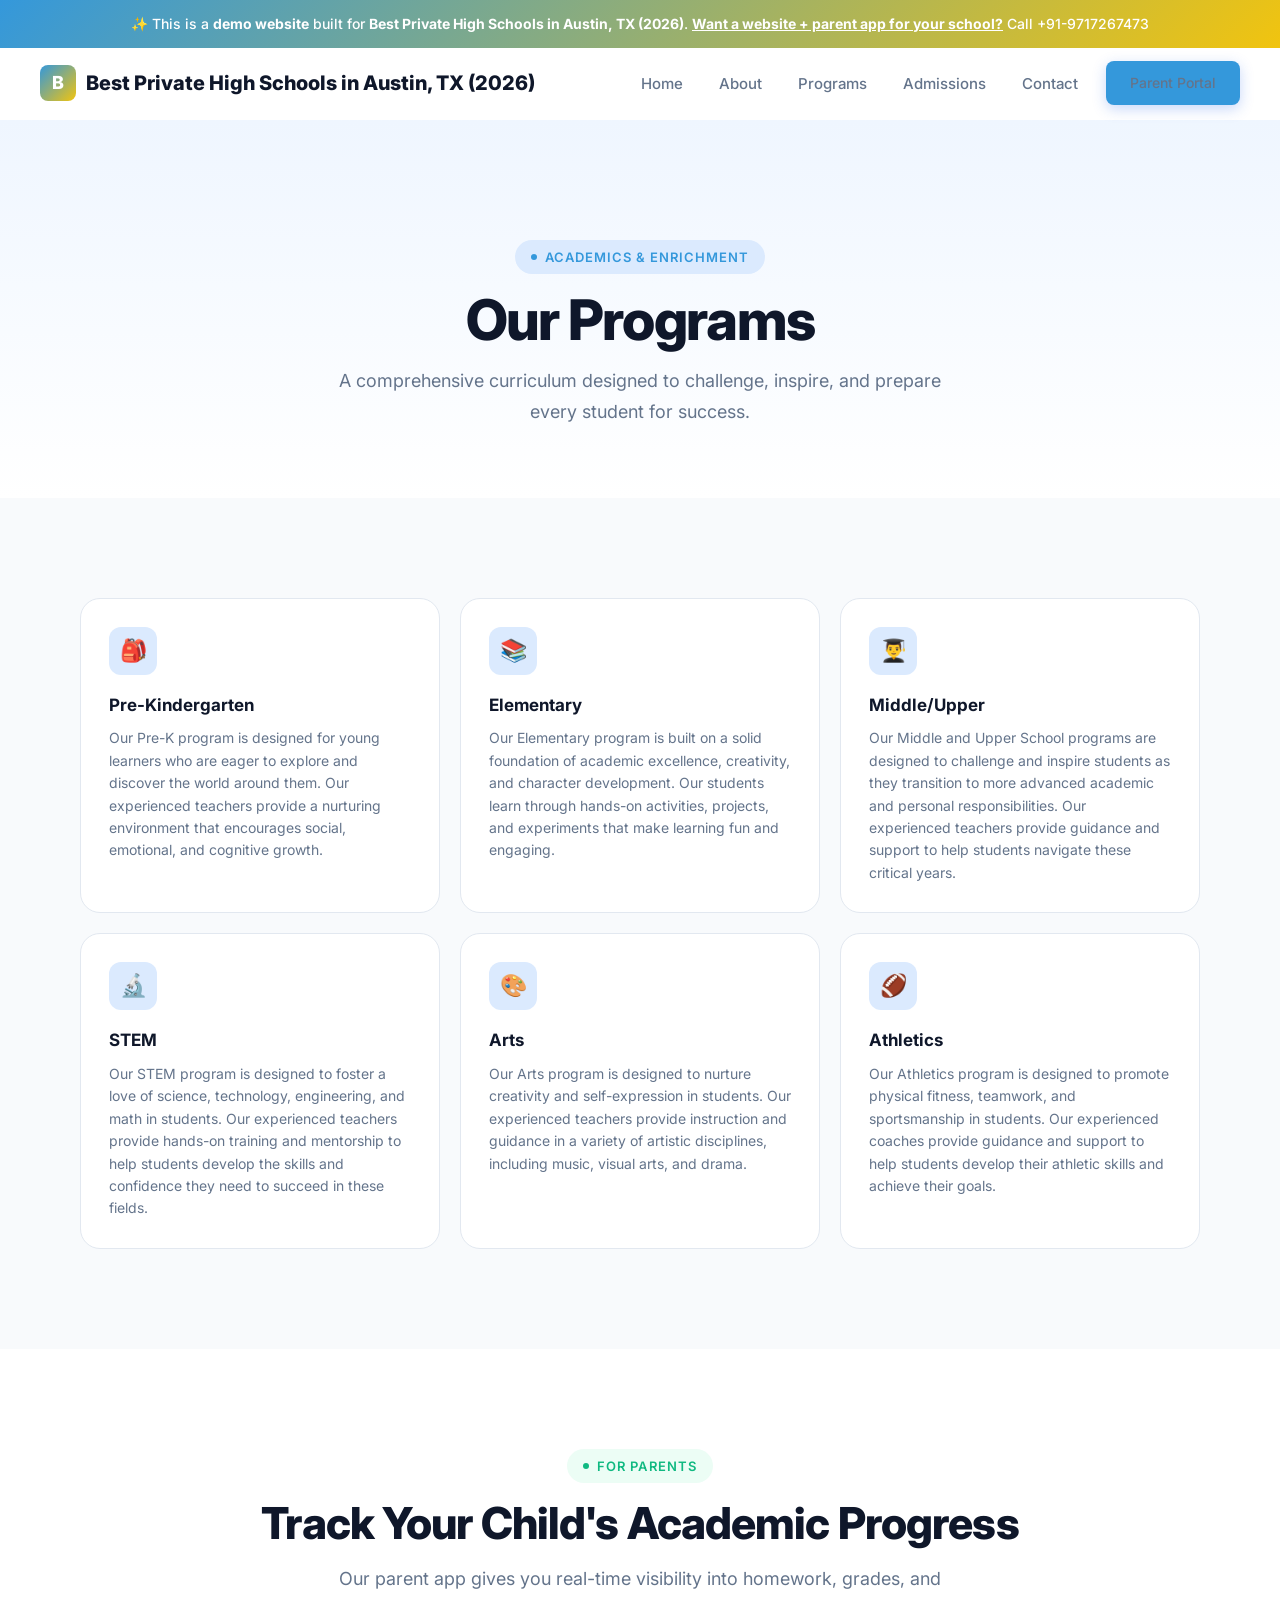
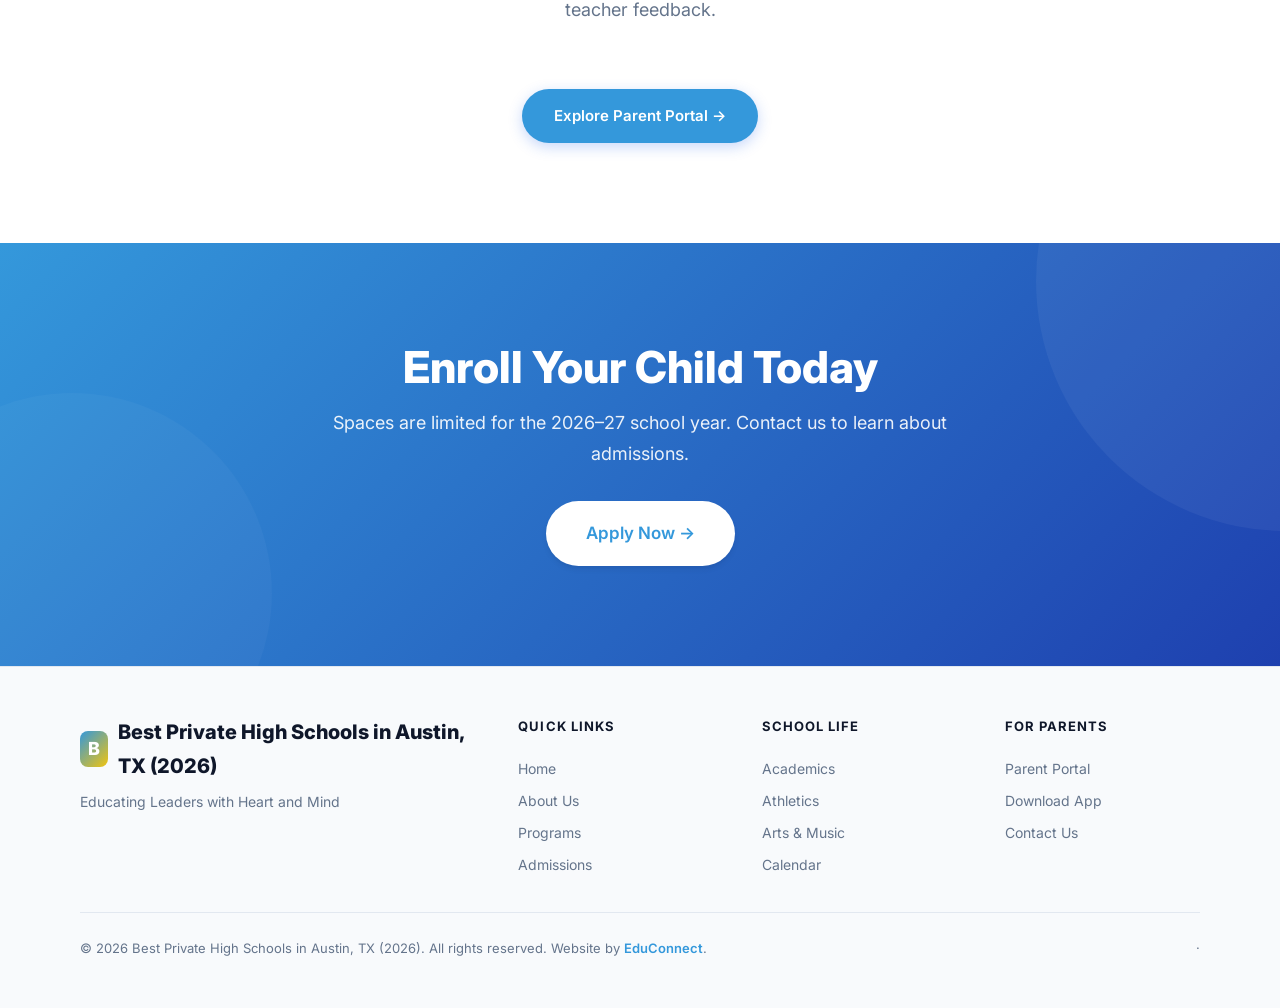
<file: programs.html>
<!DOCTYPE html><html lang="en"><head>
  <meta charset="UTF-8"><meta name="viewport" content="width=device-width,initial-scale=1.0">
  <title>Programs — Best Private High Schools in Austin, TX (2026)</title>
  <meta name="description" content="Programs — Best Private High Schools in Austin, TX (2026), a premier school in Austin, TX serving Pre-K – 8th Grade.">
  <meta property="og:title" content="Programs — Best Private High Schools in Austin, TX (2026)"><meta property="og:type" content="website">
  <link rel="preconnect" href="https://fonts.googleapis.com"><link rel="preconnect" href="https://fonts.gstatic.com" crossorigin>
  <link href="https://fonts.googleapis.com/css2?family=Inter:wght@400;500;600;700;800&display=swap" rel="stylesheet">
  <link rel="stylesheet" href="/styles.css"><script src="/main.js" defer></script>
</head><body><div class="demo-banner">
  ✨ This is a <strong>demo website</strong> built for <strong>Best Private High Schools in Austin, TX (2026)</strong>.
  <a href="mailto:bhupender@myfirststepschool.com">Want a website + parent app for your school?</a> Call +91-9717267473
</div>
<nav class="navbar">
  <a href="/" class="logo"><span class="logo-icon">B</span>Best Private High Schools in Austin, TX (2026)</a>
  <div class="nav-links">
    <a href="/">Home</a>
    <a href="/about.html">About</a>
    <a href="/programs.html">Programs</a>
    <a href="/admissions.html">Admissions</a>
    <a href="/contact.html">Contact</a>
    <a href="/parents.html" class="btn btn-primary" style="padding:10px 24px;font-size:14px">Parent Portal</a>
  </div>
  <button class="hamburger" aria-label="Toggle menu"><span></span><span></span><span></span></button>
</nav><main>
<section class="page-hero"><div class="container">
  <div class="badge animate-on-scroll mb-4">Academics &amp; Enrichment</div>
  <h1 class="heading-xl animate-on-scroll mb-4">Our Programs</h1>
  <p class="text-lg text-muted max-w-lg mx-auto animate-on-scroll">A comprehensive curriculum designed to challenge, inspire, and prepare every student for success.</p>
</div></section>
<section class="section-padding" style="background:var(--bg-alt)"><div class="container">
  <div class="programs-grid">
      <div class="program-card animate-on-scroll stagger-1">
        <div class="program-icon">🎒</div><h3>Pre-Kindergarten</h3><p>Our Pre-K program is designed for young learners who are eager to explore and discover the world around them. Our experienced teachers provide a nurturing environment that encourages social, emotional, and cognitive growth.</p>
      </div>
      <div class="program-card animate-on-scroll stagger-2">
        <div class="program-icon">📚</div><h3>Elementary</h3><p>Our Elementary program is built on a solid foundation of academic excellence, creativity, and character development. Our students learn through hands-on activities, projects, and experiments that make learning fun and engaging.</p>
      </div>
      <div class="program-card animate-on-scroll stagger-3">
        <div class="program-icon">👨‍🎓</div><h3>Middle/Upper</h3><p>Our Middle and Upper School programs are designed to challenge and inspire students as they transition to more advanced academic and personal responsibilities. Our experienced teachers provide guidance and support to help students navigate these critical years.</p>
      </div>
      <div class="program-card animate-on-scroll stagger-4">
        <div class="program-icon">🔬</div><h3>STEM</h3><p>Our STEM program is designed to foster a love of science, technology, engineering, and math in students. Our experienced teachers provide hands-on training and mentorship to help students develop the skills and confidence they need to succeed in these fields.</p>
      </div>
      <div class="program-card animate-on-scroll stagger-5">
        <div class="program-icon">🎨</div><h3>Arts</h3><p>Our Arts program is designed to nurture creativity and self-expression in students. Our experienced teachers provide instruction and guidance in a variety of artistic disciplines, including music, visual arts, and drama.</p>
      </div>
      <div class="program-card animate-on-scroll stagger-6">
        <div class="program-icon">🏈</div><h3>Athletics</h3><p>Our Athletics program is designed to promote physical fitness, teamwork, and sportsmanship in students. Our experienced coaches provide guidance and support to help students develop their athletic skills and achieve their goals.</p>
      </div></div>
</div></section>
<section class="portal-section section-padding"><div class="container">
  <div class="text-center mb-16">
    <div class="badge accent animate-on-scroll mb-4">For Parents</div>
    <h2 class="heading-lg animate-on-scroll mb-4">Track Your Child's Academic Progress</h2>
    <p class="text-lg text-muted max-w-lg mx-auto animate-on-scroll">Our parent app gives you real-time visibility into homework, grades, and teacher feedback.</p>
  </div>
  <div class="text-center animate-on-scroll"><a href="/parents.html" class="btn btn-primary">Explore Parent Portal →</a></div>
</div></section>
<section class="cta-section"><div class="container"><div class="cta-content animate-on-scroll">
  <h2>Enroll Your Child Today</h2>
  <p>Spaces are limited for the 2026–27 school year. Contact us to learn about admissions.</p>
  <div class="cta-actions"><a href="/admissions.html" class="btn btn-white btn-lg">Apply Now →</a></div>
</div></div></section>
</main><footer class="footer">
  <div class="container">
    <div class="footer-grid">
      <div class="footer-brand">
        <div class="logo" style="margin-bottom:8px"><span class="logo-icon">B</span>Best Private High Schools in Austin, TX (2026)</div>
        <p>Educating Leaders with Heart and Mind</p>
        <p style="margin-top:12px;font-size:13px"></p>
      </div>
      <div class="footer-col"><h4>Quick Links</h4><a href="/">Home</a><a href="/about.html">About Us</a><a href="/programs.html">Programs</a><a href="/admissions.html">Admissions</a></div>
      <div class="footer-col"><h4>School Life</h4><a href="/programs.html">Academics</a><a href="/programs.html">Athletics</a><a href="/programs.html">Arts &amp; Music</a><a href="/contact.html">Calendar</a></div>
      <div class="footer-col"><h4>For Parents</h4><a href="/parents.html">Parent Portal</a><a href="/parents.html">Download App</a><a href="/contact.html">Contact Us</a><a href="tel:"></a></div>
    </div>
    <div class="footer-bottom">
      <p>&copy; 2026 Best Private High Schools in Austin, TX (2026). All rights reserved. Website by <a href="mailto:bhupender@myfirststepschool.com">EduConnect</a>.</p>
      <p> &middot; <a href="mailto:"></a></p>
    </div>
  </div>
</footer></body></html>
</file>
<file: styles.css>
/* ===== DESIGN SYSTEM — LIGHT PROFESSIONAL ===== */
:root{
  --primary:#3498db;--primary-50:#eff6ff;--primary-100:#dbeafe;--primary-200:#bfdbfe;
  --primary-500:#3498db;--primary-600:#1d4ed8;--primary-700:#1e40af;
  --secondary:#f1c40f;--accent:#10b981;--accent-50:#ecfdf5;
  --white:#fff;--gray-50:#f8fafc;--gray-100:#f1f5f9;--gray-200:#e2e8f0;--gray-300:#cbd5e1;
  --gray-400:#94a3b8;--gray-500:#64748b;--gray-600:#475569;--gray-700:#334155;
  --gray-800:#1e293b;--gray-900:#0f172a;
  --bg:var(--white);--bg-alt:var(--gray-50);--text:var(--gray-700);
  --text-heading:var(--gray-900);--text-muted:var(--gray-500);--border:var(--gray-200);
  --shadow-sm:0 1px 3px rgba(0,0,0,.06),0 1px 2px rgba(0,0,0,.04);
  --shadow-md:0 4px 6px -1px rgba(0,0,0,.07),0 2px 4px -2px rgba(0,0,0,.05);
  --shadow-lg:0 10px 15px -3px rgba(0,0,0,.08),0 4px 6px -4px rgba(0,0,0,.04);
  --shadow-xl:0 20px 25px -5px rgba(0,0,0,.08),0 8px 10px -6px rgba(0,0,0,.04);
  --shadow-2xl:0 25px 50px -12px rgba(0,0,0,.15);
  --shadow-primary:0 4px 14px rgba(37,99,235,.25);
  --radius-sm:8px;--radius-md:12px;--radius-lg:16px;--radius-xl:20px;--radius-2xl:24px;--radius-full:9999px;
  --font:'Inter',-apple-system,BlinkMacSystemFont,'Segoe UI',sans-serif;
}
*,*::before,*::after{margin:0;padding:0;box-sizing:border-box}
html{scroll-behavior:smooth;-webkit-font-smoothing:antialiased}
body{font-family:var(--font);background:var(--bg);color:var(--text);line-height:1.7;overflow-x:hidden;font-size:16px}
a{color:inherit;text-decoration:none}img{max-width:100%;display:block}button{font-family:inherit;cursor:pointer}
.container{max-width:1200px;margin:0 auto;padding:0 24px}
@media(min-width:768px){.container{padding:0 40px}}
.section-padding{padding:80px 0}
@media(min-width:768px){.section-padding{padding:100px 0}}
.badge{display:inline-flex;align-items:center;gap:8px;padding:6px 16px;font-size:13px;font-weight:600;text-transform:uppercase;letter-spacing:.08em;border-radius:var(--radius-full);background:var(--primary-100);color:var(--primary)}
.badge::before{content:'';width:6px;height:6px;border-radius:50%;background:var(--primary);animation:pulse 2s infinite}
.badge.accent{background:var(--accent-50);color:var(--accent)}.badge.accent::before{background:var(--accent)}
.heading-xl{font-size:clamp(32px,5vw,56px);font-weight:800;line-height:1.08;letter-spacing:-.03em;color:var(--text-heading)}
.heading-lg{font-size:clamp(28px,4vw,44px);font-weight:800;line-height:1.12;letter-spacing:-.02em;color:var(--text-heading)}
.heading-md{font-size:clamp(22px,3vw,32px);font-weight:700;line-height:1.2;color:var(--text-heading)}
.heading-sm{font-size:20px;font-weight:700;line-height:1.3;color:var(--text-heading)}
.text-lg{font-size:18px;line-height:1.7;color:var(--text)}
.text-base{font-size:16px;line-height:1.7;color:var(--text)}
.text-sm{font-size:14px;line-height:1.6;color:var(--text-muted)}
.text-center{text-align:center}.text-muted{color:var(--text-muted)}
.gradient-text{background:linear-gradient(135deg,var(--primary),var(--secondary));-webkit-background-clip:text;-webkit-text-fill-color:transparent;background-clip:text}
.max-w-lg{max-width:640px}.mx-auto{margin-left:auto;margin-right:auto}
.mb-4{margin-bottom:16px}.mb-6{margin-bottom:24px}.mb-8{margin-bottom:32px}
.mb-12{margin-bottom:48px}.mb-16{margin-bottom:64px}
.btn{display:inline-flex;align-items:center;justify-content:center;gap:8px;padding:14px 32px;font-size:15px;font-weight:600;border-radius:var(--radius-full);border:none;cursor:pointer;transition:all .25s cubic-bezier(.4,0,.2,1);text-decoration:none;white-space:nowrap}
.btn-primary{background:var(--primary);color:var(--white);box-shadow:var(--shadow-primary)}
.btn-primary:hover{background:var(--primary-600);transform:translateY(-2px);box-shadow:0 8px 24px rgba(37,99,235,.3)}
.btn-lg{padding:18px 40px;font-size:17px}
.btn-outline{background:transparent;color:var(--primary);border:2px solid var(--primary-200)}
.btn-outline:hover{background:var(--primary-50);border-color:var(--primary);transform:translateY(-2px)}
.btn-white{background:var(--white);color:var(--primary);box-shadow:var(--shadow-md)}
.btn-white:hover{transform:translateY(-2px);box-shadow:var(--shadow-lg)}
.demo-banner{background:linear-gradient(135deg,var(--primary),var(--secondary));color:var(--white);text-align:center;padding:12px 24px;font-size:14px;font-weight:500;position:relative;z-index:200}
.demo-banner strong{font-weight:700}.demo-banner a{color:var(--white);text-decoration:underline;font-weight:700}
.navbar{position:sticky;top:0;z-index:100;display:flex;justify-content:space-between;align-items:center;padding:0 24px;height:72px;background:rgba(255,255,255,.92);backdrop-filter:blur(20px) saturate(180%);border-bottom:1px solid transparent;transition:all .3s ease}
@media(min-width:768px){.navbar{padding:0 40px}}
.navbar.scrolled{border-bottom-color:var(--border);box-shadow:var(--shadow-sm)}
.logo{display:flex;align-items:center;gap:10px;font-size:18px;font-weight:800;color:var(--text-heading)}
@media(min-width:768px){.logo{font-size:20px}}
.logo-icon{width:36px;height:36px;border-radius:var(--radius-sm);background:linear-gradient(135deg,var(--primary),var(--secondary));display:flex;align-items:center;justify-content:center;color:white;font-size:18px;font-weight:800}
.nav-links{display:flex;gap:4px;align-items:center}
.nav-links a{padding:8px 16px;font-size:15px;font-weight:500;color:var(--text-muted);border-radius:var(--radius-sm);transition:all .2s ease}
.nav-links a:hover{color:var(--text-heading);background:var(--gray-50)}
.nav-links .btn{margin-left:8px}
.hamburger{display:none;background:none;border:none;padding:8px;min-height:44px;min-width:44px;flex-direction:column;justify-content:center;align-items:center}
.hamburger span{display:block;width:22px;height:2px;background:var(--gray-700);margin:3px 0;transition:all .3s ease;border-radius:2px}
.hamburger.active span:nth-child(1){transform:rotate(45deg) translate(4px,4px)}
.hamburger.active span:nth-child(2){opacity:0}
.hamburger.active span:nth-child(3){transform:rotate(-45deg) translate(4px,-4px)}
@media(max-width:768px){.hamburger{display:flex}.nav-links{display:none;position:fixed;top:72px;left:0;right:0;bottom:0;background:var(--white);flex-direction:column;align-items:center;justify-content:center;gap:16px;z-index:200}.nav-links.open{display:flex}.nav-links a{font-size:18px;padding:12px 24px}}
.hero{position:relative;overflow:hidden;background:linear-gradient(180deg,var(--primary-50) 0%,var(--white) 100%)}
.hero-inner{display:grid;grid-template-columns:1fr;gap:48px;align-items:center;padding:60px 0 80px}
@media(min-width:1024px){.hero-inner{grid-template-columns:1fr 1fr;gap:64px;padding:80px 0 100px}}
.hero-content{max-width:560px}
@media(max-width:1023px){.hero-content{text-align:center;margin:0 auto}}
.hero-actions{display:flex;gap:12px;flex-wrap:wrap}
@media(max-width:1023px){.hero-actions{justify-content:center}}
.hero-visual{display:flex;justify-content:center;align-items:center;position:relative}
.school-illustration{position:relative;width:100%;max-width:480px;aspect-ratio:4/3;border-radius:var(--radius-2xl);overflow:hidden;background:linear-gradient(135deg,var(--primary-100),var(--primary-50));border:1px solid var(--primary-200);box-shadow:var(--shadow-xl)}
.school-illustration-inner{width:100%;height:100%;display:flex;flex-direction:column;align-items:center;justify-content:center;gap:16px;padding:32px}
.school-building{font-size:80px;line-height:1}
.school-illustration h3{font-size:18px;font-weight:700;color:var(--primary-700);text-align:center}
.school-illustration p{font-size:13px;color:var(--primary-600);text-align:center;font-weight:500}
.hero-info-cards{display:flex;gap:12px;flex-wrap:wrap;margin-top:20px}
@media(max-width:1023px){.hero-info-cards{justify-content:center}}
.info-chip{display:flex;align-items:center;gap:6px;padding:8px 16px;background:var(--white);border:1px solid var(--border);border-radius:var(--radius-full);font-size:13px;font-weight:500;color:var(--gray-600);box-shadow:var(--shadow-sm)}
.info-chip .ic-icon{font-size:16px}
.float-card{position:absolute;background:var(--white);border-radius:var(--radius-lg);box-shadow:var(--shadow-xl);padding:14px 18px;display:flex;align-items:center;gap:10px;font-size:13px;font-weight:600;color:var(--gray-800);animation:float-gentle 4s ease-in-out infinite;z-index:5;white-space:nowrap}
.float-card.card-1{top:10%;right:-20px;animation-delay:0s}
.float-card.card-2{bottom:20%;left:-30px;animation-delay:1.5s}
.float-card.card-3{top:55%;right:-30px;animation-delay:3s}
.float-card .fc-icon{width:32px;height:32px;border-radius:8px;display:flex;align-items:center;justify-content:center;font-size:15px}
.float-card .fc-icon.green{background:#dcfce7;color:#16a34a}
.float-card .fc-icon.blue{background:var(--primary-100);color:var(--primary)}
.float-card .fc-icon.purple{background:#f3e8ff;color:#9333ea}
.welcome-section{background:var(--white)}
.welcome-grid{display:grid;grid-template-columns:1fr;gap:40px;align-items:center}
@media(min-width:768px){.welcome-grid{grid-template-columns:auto 1fr;gap:48px}}
.principal-card{display:flex;flex-direction:column;align-items:center;text-align:center;gap:16px}
.principal-avatar{width:120px;height:120px;border-radius:50%;background:linear-gradient(135deg,var(--primary),var(--secondary));display:flex;align-items:center;justify-content:center;font-size:48px;color:white;box-shadow:var(--shadow-lg)}
.principal-name{font-size:16px;font-weight:700;color:var(--text-heading)}
.principal-title{font-size:13px;color:var(--text-muted)}
.welcome-text blockquote{font-size:18px;font-style:italic;color:var(--text);line-height:1.8;border-left:4px solid var(--primary);padding-left:24px;margin-bottom:20px}
.welcome-text p{font-size:15px;color:var(--text-muted);line-height:1.7}
.features-section{background:var(--bg-alt)}
.features-grid{display:grid;grid-template-columns:1fr;gap:20px}
@media(min-width:640px){.features-grid{grid-template-columns:repeat(2,1fr)}}
@media(min-width:1024px){.features-grid{grid-template-columns:repeat(3,1fr)}}
.feature-card{position:relative;padding:32px;border-radius:var(--radius-xl);background:var(--white);border:1px solid var(--border);transition:all .3s ease;overflow:hidden}
.feature-card:hover{transform:translateY(-4px);box-shadow:var(--shadow-lg);border-color:var(--primary-200)}
.feature-icon{width:52px;height:52px;border-radius:var(--radius-md);background:var(--primary-100);display:flex;align-items:center;justify-content:center;margin-bottom:20px;font-size:24px;transition:transform .3s ease}
.feature-card:hover .feature-icon{transform:scale(1.1)}
.feature-card h3{font-size:18px;font-weight:700;color:var(--text-heading);margin-bottom:8px}
.feature-card p{font-size:14px;color:var(--text-muted);line-height:1.6}
.programs-section{background:var(--white)}
.programs-grid{display:grid;grid-template-columns:1fr;gap:20px}
@media(min-width:640px){.programs-grid{grid-template-columns:repeat(2,1fr)}}
@media(min-width:1024px){.programs-grid{grid-template-columns:repeat(3,1fr)}}
.program-card{padding:28px;border-radius:var(--radius-xl);background:var(--white);border:1px solid var(--border);transition:all .3s ease;position:relative;overflow:hidden}
.program-card::before{content:'';position:absolute;top:0;left:0;right:0;height:3px;background:linear-gradient(90deg,var(--primary),var(--secondary));transform:scaleX(0);transform-origin:left;transition:transform .3s ease}
.program-card:hover{transform:translateY(-4px);box-shadow:var(--shadow-lg);border-color:var(--primary-200)}
.program-card:hover::before{transform:scaleX(1)}
.program-icon{width:48px;height:48px;border-radius:var(--radius-md);background:var(--primary-100);display:flex;align-items:center;justify-content:center;margin-bottom:16px;font-size:22px}
.program-card h3{font-size:17px;font-weight:700;color:var(--text-heading);margin-bottom:8px}
.program-card p{font-size:14px;color:var(--text-muted);line-height:1.6}
.stats-section{background:linear-gradient(135deg,var(--primary),var(--primary-700));color:var(--white);padding:64px 0}
.stats-grid{display:grid;grid-template-columns:repeat(2,1fr);gap:32px;text-align:center}
@media(min-width:768px){.stats-grid{grid-template-columns:repeat(4,1fr)}}
.stat-value{font-size:clamp(32px,4vw,48px);font-weight:800;line-height:1}
.stat-label{font-size:14px;opacity:.8;margin-top:8px;font-weight:500}
.events-section{background:var(--bg-alt)}
.events-grid{display:grid;grid-template-columns:1fr;gap:16px;max-width:800px;margin:0 auto}
@media(min-width:640px){.events-grid{grid-template-columns:repeat(2,1fr)}}
.event-card{display:flex;gap:16px;padding:24px;border-radius:var(--radius-xl);background:var(--white);border:1px solid var(--border);transition:all .3s ease}
.event-card:hover{box-shadow:var(--shadow-md);border-color:var(--primary-200)}
.event-date{min-width:56px;text-align:center;padding:8px;border-radius:var(--radius-md);background:var(--primary-100)}
.event-date .month{font-size:11px;font-weight:700;text-transform:uppercase;color:var(--primary);letter-spacing:.05em}
.event-date .day{font-size:24px;font-weight:800;color:var(--primary-700);line-height:1.2}
.event-info h4{font-size:15px;font-weight:700;color:var(--text-heading);margin-bottom:4px}
.event-info p{font-size:13px;color:var(--text-muted);line-height:1.5}
.portal-section{background:var(--white)}
.portal-grid{display:grid;grid-template-columns:1fr;gap:48px;align-items:center}
@media(min-width:1024px){.portal-grid{grid-template-columns:1fr 1fr;gap:64px}}
.phone-mockup{position:relative;width:260px;height:520px;background:var(--gray-900);border-radius:40px;padding:12px;box-shadow:var(--shadow-2xl),0 0 0 2px var(--gray-300);margin:0 auto;transform:perspective(1000px) rotateY(-6deg) rotateX(3deg)}
.phone-mockup::before{content:'';position:absolute;top:12px;left:50%;transform:translateX(-50%);width:72px;height:22px;background:var(--gray-900);border-radius:0 0 14px 14px;z-index:10}
.phone-screen{width:100%;height:100%;background:var(--white);border-radius:30px;overflow:hidden;position:relative}
.phone-screen-content{padding:50px 14px 14px;font-size:12px;color:var(--gray-700)}
.phone-status-bar{position:absolute;top:0;left:0;right:0;height:44px;background:var(--primary);display:flex;align-items:center;justify-content:center;color:white;font-weight:700;font-size:13px;border-radius:18px 18px 0 0}
.phone-nav-item{display:flex;align-items:center;gap:10px;padding:12px 10px;border-bottom:1px solid var(--gray-100);position:relative}
.phone-nav-item:last-child{border-bottom:none}
.phone-nav-icon{width:34px;height:34px;border-radius:9px;display:flex;align-items:center;justify-content:center;font-size:15px;flex-shrink:0}
.phone-nav-icon.blue{background:var(--primary-100);color:var(--primary)}
.phone-nav-icon.green{background:#dcfce7;color:#16a34a}
.phone-nav-icon.purple{background:#f3e8ff;color:#9333ea}
.phone-nav-icon.orange{background:#fff7ed;color:#ea580c}
.phone-nav-label{font-weight:600;font-size:12px;color:var(--gray-800)}
.phone-nav-sub{font-size:10px;color:var(--gray-400);margin-top:1px}
.phone-badge{position:absolute;top:8px;right:6px;min-width:16px;height:16px;border-radius:8px;background:#ef4444;color:white;font-size:9px;font-weight:700;display:flex;align-items:center;justify-content:center;padding:0 4px}
.phone-bottom-bar{position:absolute;bottom:0;left:0;right:0;height:50px;background:var(--white);border-top:1px solid var(--gray-100);display:flex;align-items:center;justify-content:space-around;padding:0 8px;border-radius:0 0 18px 18px}
.phone-tab{display:flex;flex-direction:column;align-items:center;gap:2px;font-size:8px;color:var(--gray-400);font-weight:500}
.phone-tab.active{color:var(--primary)}
.portal-features{list-style:none;padding:0}
.portal-features li{display:flex;align-items:flex-start;gap:12px;padding:12px 0;border-bottom:1px solid var(--gray-100);font-size:15px;color:var(--text)}
.portal-features li:last-child{border-bottom:none}
.portal-features .pf-icon{width:24px;height:24px;border-radius:50%;background:var(--accent-50);color:var(--accent);display:flex;align-items:center;justify-content:center;flex-shrink:0;margin-top:2px;font-size:13px;font-weight:700}
.testimonials-section{background:var(--bg-alt)}
.testimonials-grid{display:grid;grid-template-columns:1fr;gap:24px}
@media(min-width:768px){.testimonials-grid{grid-template-columns:repeat(3,1fr)}}
.testimonial-card{padding:32px;border-radius:var(--radius-xl);background:var(--white);border:1px solid var(--border);transition:all .3s ease}
.testimonial-card:hover{box-shadow:var(--shadow-lg);transform:translateY(-4px)}
.stars{display:flex;gap:2px;margin-bottom:16px}.star{color:#f59e0b;font-size:16px}
.testimonial-text{font-size:15px;color:var(--text);line-height:1.7;margin-bottom:20px;font-style:italic}
.testimonial-author{display:flex;align-items:center;gap:12px}
.author-avatar{width:44px;height:44px;border-radius:50%;background:linear-gradient(135deg,var(--primary),var(--secondary));display:flex;align-items:center;justify-content:center;font-weight:700;color:var(--white);font-size:16px;flex-shrink:0}
.author-info .author-name{font-weight:600;font-size:14px;color:var(--text-heading)}
.author-info .author-role{font-size:12px;color:var(--text-muted)}
.cta-section{background:linear-gradient(135deg,var(--primary),var(--primary-700));color:var(--white);text-align:center;position:relative;overflow:hidden;padding:80px 0}
@media(min-width:768px){.cta-section{padding:100px 0}}
.cta-section::before{content:'';position:absolute;top:-50%;right:-20%;width:500px;height:500px;border-radius:50%;background:rgba(255,255,255,.05)}
.cta-section::after{content:'';position:absolute;bottom:-30%;left:-10%;width:400px;height:400px;border-radius:50%;background:rgba(255,255,255,.03)}
.cta-content{position:relative;z-index:1;max-width:640px;margin:0 auto}
.cta-content h2{font-size:clamp(28px,4vw,44px);font-weight:800;margin-bottom:16px;line-height:1.12}
.cta-content p{font-size:18px;opacity:.9;margin-bottom:32px;line-height:1.7}
.cta-actions{display:flex;gap:12px;justify-content:center;flex-wrap:wrap}
.page-hero{padding:100px 0 60px;background:linear-gradient(180deg,var(--primary-50) 0%,var(--white) 100%);text-align:center;position:relative}
@media(min-width:768px){.page-hero{padding:120px 0 70px}}
.content-section{padding:64px 0}.content-section .container{max-width:800px}
.content-section p{font-size:16px;color:var(--text);line-height:1.9;margin-bottom:24px}
.content-section p:last-child{margin-bottom:0}
.contact-grid{display:grid;grid-template-columns:1fr;gap:32px}
@media(min-width:768px){.contact-grid{grid-template-columns:1fr 1fr;gap:40px}}
.contact-info-card{padding:32px;border-radius:var(--radius-xl);background:var(--white);border:1px solid var(--border)}
.contact-item{display:flex;align-items:flex-start;gap:14px;margin-bottom:24px}
.contact-item:last-child{margin-bottom:0}
.contact-icon{width:44px;height:44px;border-radius:var(--radius-md);background:var(--primary-100);display:flex;align-items:center;justify-content:center;flex-shrink:0;font-size:20px}
.contact-item h4{font-weight:600;color:var(--text-heading);margin-bottom:2px;font-size:14px}
.contact-item p{color:var(--text-muted);font-size:14px}
.contact-form{background:var(--white);border-radius:var(--radius-xl);border:1px solid var(--border);padding:32px}
.form-group{margin-bottom:16px}.form-group:last-of-type{margin-bottom:24px}
.form-label{display:block;font-size:13px;font-weight:600;color:var(--text-heading);margin-bottom:6px}
.form-input,.form-textarea{width:100%;padding:12px 16px;border:1px solid var(--border);border-radius:var(--radius-sm);font-family:var(--font);font-size:14px;color:var(--text-heading);background:var(--gray-50);transition:all .2s ease;outline:none}
.form-input:focus,.form-textarea:focus{border-color:var(--primary);box-shadow:0 0 0 3px var(--primary-100);background:var(--white)}
.form-textarea{resize:vertical;min-height:100px}
.admissions-steps{display:grid;grid-template-columns:1fr;gap:24px;max-width:700px;margin:0 auto}
.adm-step{display:flex;gap:20px;padding:24px;background:var(--white);border-radius:var(--radius-xl);border:1px solid var(--border)}
.adm-step-num{width:48px;height:48px;border-radius:50%;background:var(--primary);color:var(--white);display:flex;align-items:center;justify-content:center;font-weight:800;font-size:20px;flex-shrink:0}
.adm-step h4{font-weight:700;color:var(--text-heading);margin-bottom:4px}
.adm-step p{font-size:14px;color:var(--text-muted);line-height:1.6}
.footer{padding:48px 0;border-top:1px solid var(--border);background:var(--gray-50)}
.footer-grid{display:grid;grid-template-columns:1fr;gap:32px}
@media(min-width:768px){.footer-grid{grid-template-columns:2fr 1fr 1fr 1fr;gap:48px}}
.footer-brand p{font-size:14px;color:var(--text-muted);margin-top:8px;line-height:1.6;max-width:320px}
.footer-col h4{font-size:13px;font-weight:700;text-transform:uppercase;letter-spacing:.08em;color:var(--text-heading);margin-bottom:16px}
.footer-col a{display:block;font-size:14px;color:var(--text-muted);padding:4px 0;transition:color .2s ease}
.footer-col a:hover{color:var(--primary)}
.footer-bottom{border-top:1px solid var(--border);margin-top:32px;padding-top:24px;display:flex;justify-content:space-between;align-items:center;flex-wrap:wrap;gap:16px}
.footer-bottom p{font-size:13px;color:var(--text-muted)}
.footer-bottom a{color:var(--primary);font-weight:600}
@keyframes pulse{0%,100%{opacity:1;transform:scale(1)}50%{opacity:.5;transform:scale(1.3)}}
@keyframes float-gentle{0%,100%{transform:translateY(0)}50%{transform:translateY(-12px)}}
.animate-on-scroll{opacity:0;transform:translateY(24px);transition:opacity .6s ease,transform .6s ease}
.animate-on-scroll.visible{opacity:1;transform:translateY(0)}
.stagger-1{transition-delay:.1s}.stagger-2{transition-delay:.2s}.stagger-3{transition-delay:.3s}
.stagger-4{transition-delay:.4s}.stagger-5{transition-delay:.5s}.stagger-6{transition-delay:.6s}
@media(prefers-reduced-motion:reduce){*,*::before,*::after{animation-duration:.01ms!important;transition-duration:.01ms!important}.animate-on-scroll{opacity:1;transform:none}.float-card{animation:none}}
</file>
